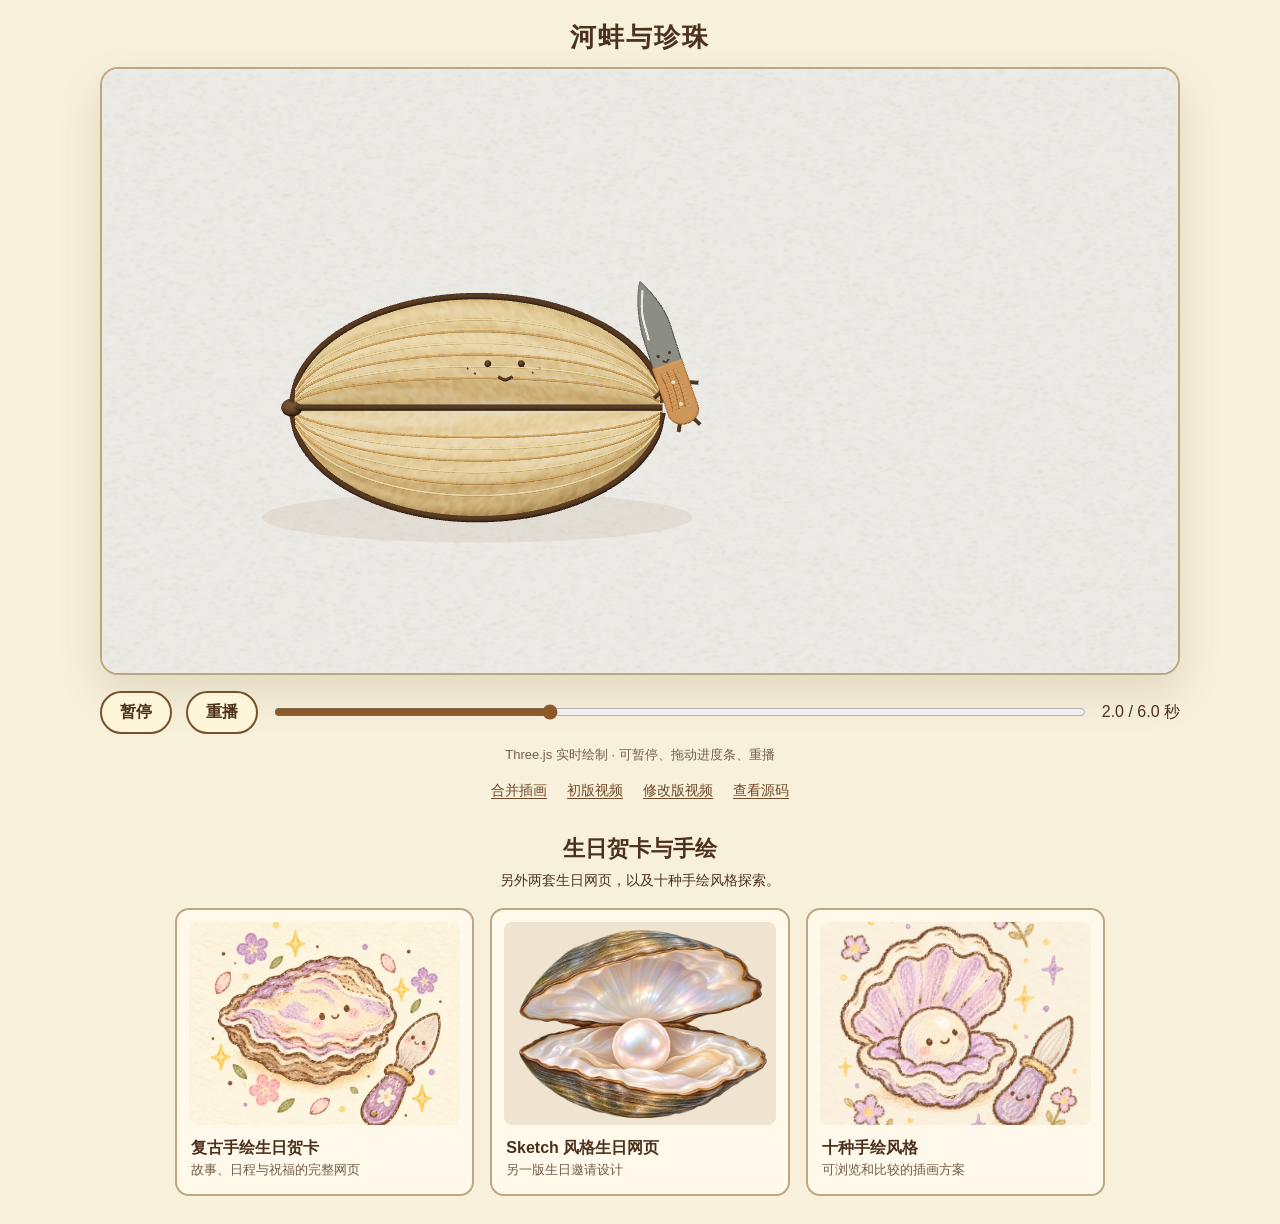
<file: index.html>
<!doctype html>
<html lang="zh-CN">
<head>
  <meta charset="utf-8">
  <meta name="viewport" content="width=device-width, initial-scale=1">
  <title>河蚌与珍珠 · Three.js 动画</title>
  <style>
    :root { color-scheme: light; font-family: ui-rounded, "PingFang SC", "Microsoft YaHei", sans-serif; }
    * { box-sizing: border-box; }
    body { margin: 0; min-height: 100vh; background: #f7f0db; color: #4c321d; display: grid; place-items: center; }
    .app { width: min(100vw, 1120px); padding: 20px; }
    h1 { margin: 0 0 12px; text-align: center; font-size: clamp(18px, 3vw, 26px); font-weight: 700; letter-spacing: .08em; }
    #stage { width: 100%; aspect-ratio: 16 / 9; border: 2px solid #bca782; border-radius: 18px; overflow: hidden; box-shadow: 0 18px 42px #6e543326; background: #f8f2df; }
    canvas { display: block; width: 100%; height: 100%; }
    .controls { display: flex; align-items: center; gap: 14px; margin-top: 16px; }
    button { border: 2px solid #75512e; background: #fff5d9; color: #4c321d; border-radius: 999px; padding: 9px 18px; font: inherit; font-weight: 700; cursor: pointer; white-space: nowrap; }
    button:hover { background: #f6dfab; }
    input[type=range] { flex: 1; accent-color: #8c5929; cursor: pointer; }
    .hint { text-align: center; font-size: 13px; opacity: .75; margin: 12px 0 0; }
    .downloads { display:flex; justify-content:center; flex-wrap:wrap; gap:10px 20px; margin:18px 0 0; font-size:14px; }
    .downloads a { color:#704928; text-decoration:underline; text-underline-offset:3px; }
    .birthday { margin:34px auto 8px; max-width:930px; }
    .birthday h2 { text-align:center; font-size:22px; margin:0 0 8px; }
    .birthday > p { text-align:center; margin:0 0 18px; font-size:14px; }
    .birthday-grid { display:grid; grid-template-columns:repeat(auto-fit,minmax(240px,1fr)); gap:16px; }
    .birthday-card { display:block; color:inherit; text-decoration:none; padding:12px; border:2px solid #bca782; border-radius:14px; background:#fff9eb; }
    .birthday-card:hover { transform:translateY(-2px); box-shadow:0 8px 20px #6e543326; }
    .birthday-card img { width:100%; aspect-ratio:4/3; object-fit:cover; border-radius:8px; background:#f0e3cf; }
    .birthday-card strong { display:block; margin:9px 2px 2px; }
    .birthday-card span { display:block; font-size:13px; margin:0 2px 3px; opacity:.78; }
  </style>
</head>
<body>
  <main class="app">
    <h1>河蚌与珍珠</h1>
    <div id="stage" aria-label="河蚌被小刀轻敲后像翻书一样打开，露出珍珠"></div>
    <div class="controls">
      <button id="toggle" type="button">暂停</button>
      <button id="restart" type="button">重播</button>
      <input id="timeline" type="range" min="0" max="6" step="0.01" value="0" aria-label="动画进度">
      <span id="time">0.0 / 6.0 秒</span>
    </div>
    <p class="hint">Three.js 实时绘制 · 可暂停、拖动进度条、重播</p>
    <nav class="downloads" aria-label="其他作品">
      <a href="./assets/深色线条合并插画.png">合并插画</a>
      <a href="./assets/河蚌与珍珠_动画.mp4">初版视频</a>
      <a href="./assets/河蚌与珍珠_动画改版.mp4">修改版视频</a>
      <a href="https://github.com/cassieliang6709/clam-pearl-knife-animation">查看源码</a>
    </nav>
    <section class="birthday" aria-labelledby="birthday-title">
      <h2 id="birthday-title">生日贺卡与手绘</h2>
      <p>另外两套生日网页，以及十种手绘风格探索。</p>
      <div class="birthday-grid">
        <a class="birthday-card" href="./birthday/vintage-card/index.html"><img src="./birthday/vintage-card/assets/cover-closed.webp" alt="复古手绘生日贺卡预览"><strong>复古手绘生日贺卡</strong><span>故事、日程与祝福的完整网页</span></a>
        <a class="birthday-card" href="./birthday/sketch-card/index.html"><img src="./birthday/河蚌珍珠插画.png" alt="河蚌与珍珠插画预览"><strong>Sketch 风格生日网页</strong><span>另一版生日邀请设计</span></a>
        <a class="birthday-card" href="./birthday/style-gallery/index.html"><img src="./birthday/style-gallery/01-奶油蜡笔.png" alt="手绘风格预览"><strong>十种手绘风格</strong><span>可浏览和比较的插画方案</span></a>
      </div>
    </section>
  </main>
  <script src="./bundle.js"></script>
</body>
</html>
</file>
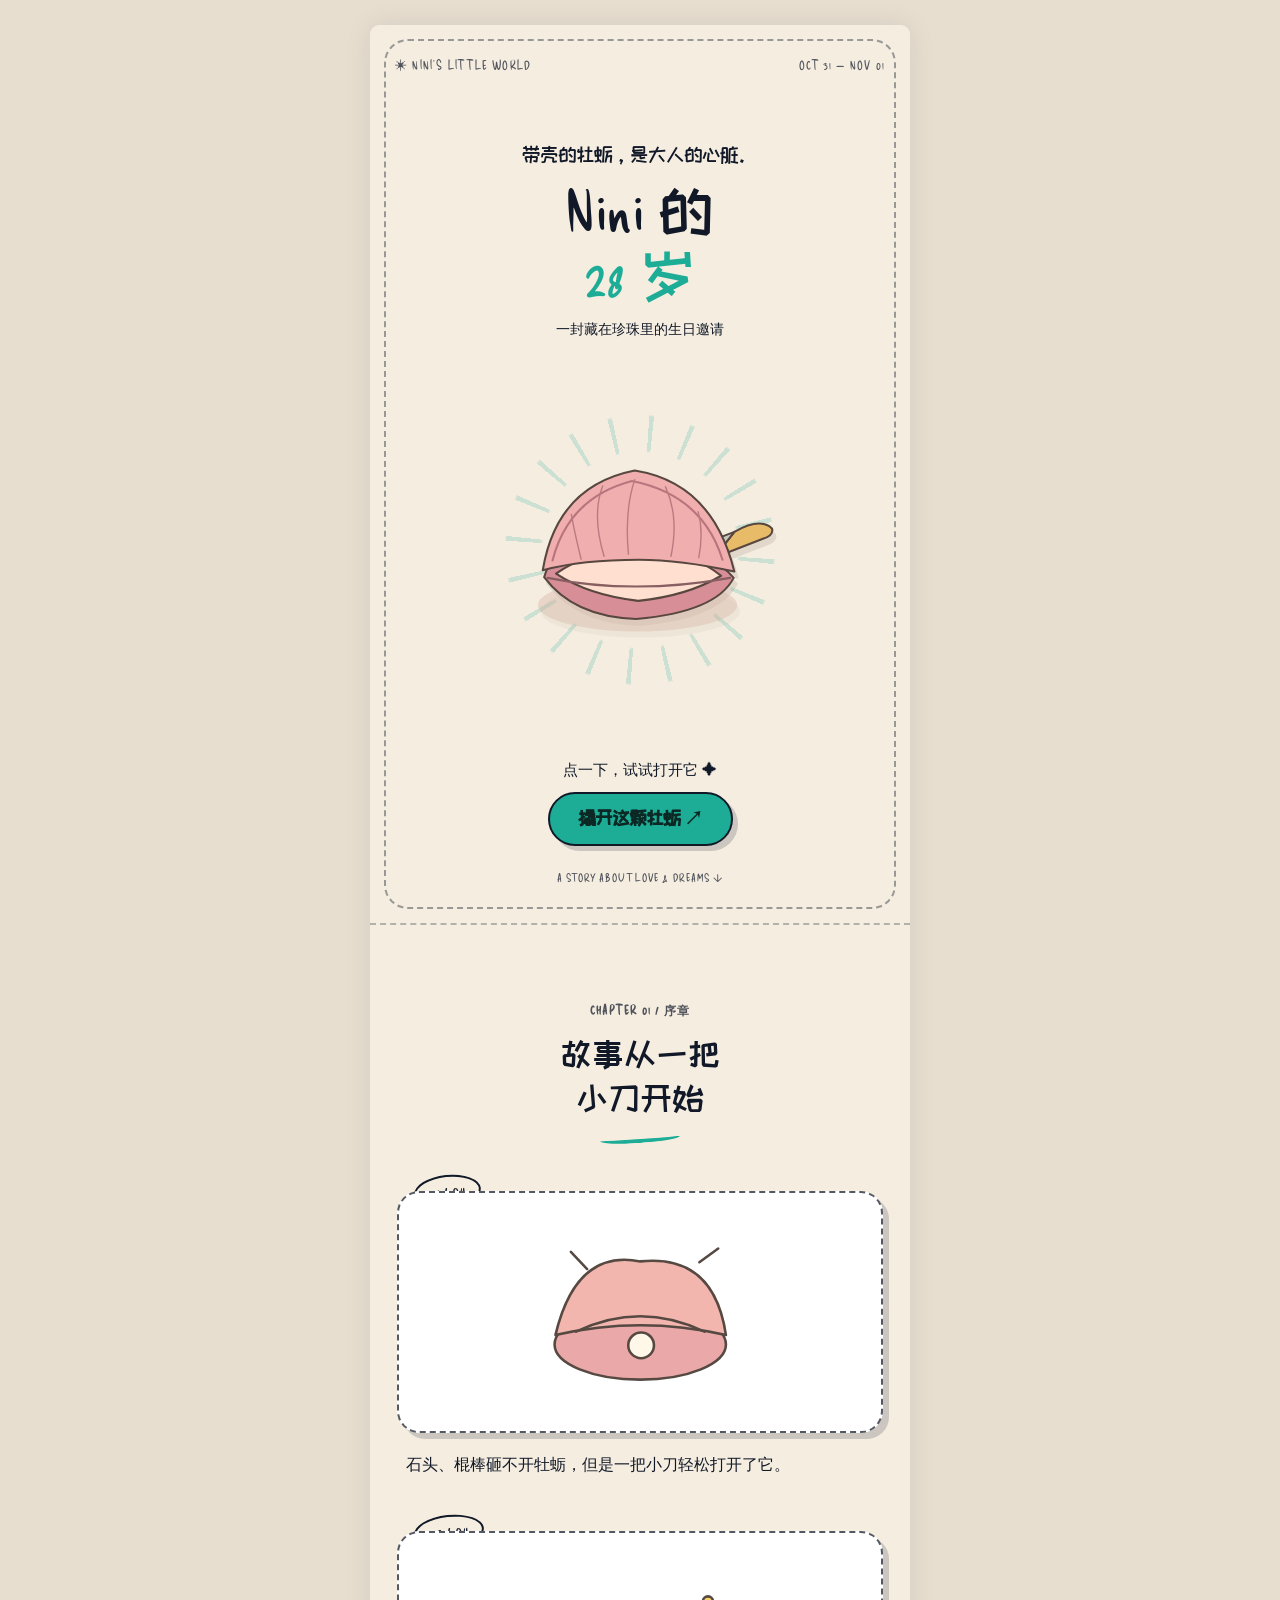
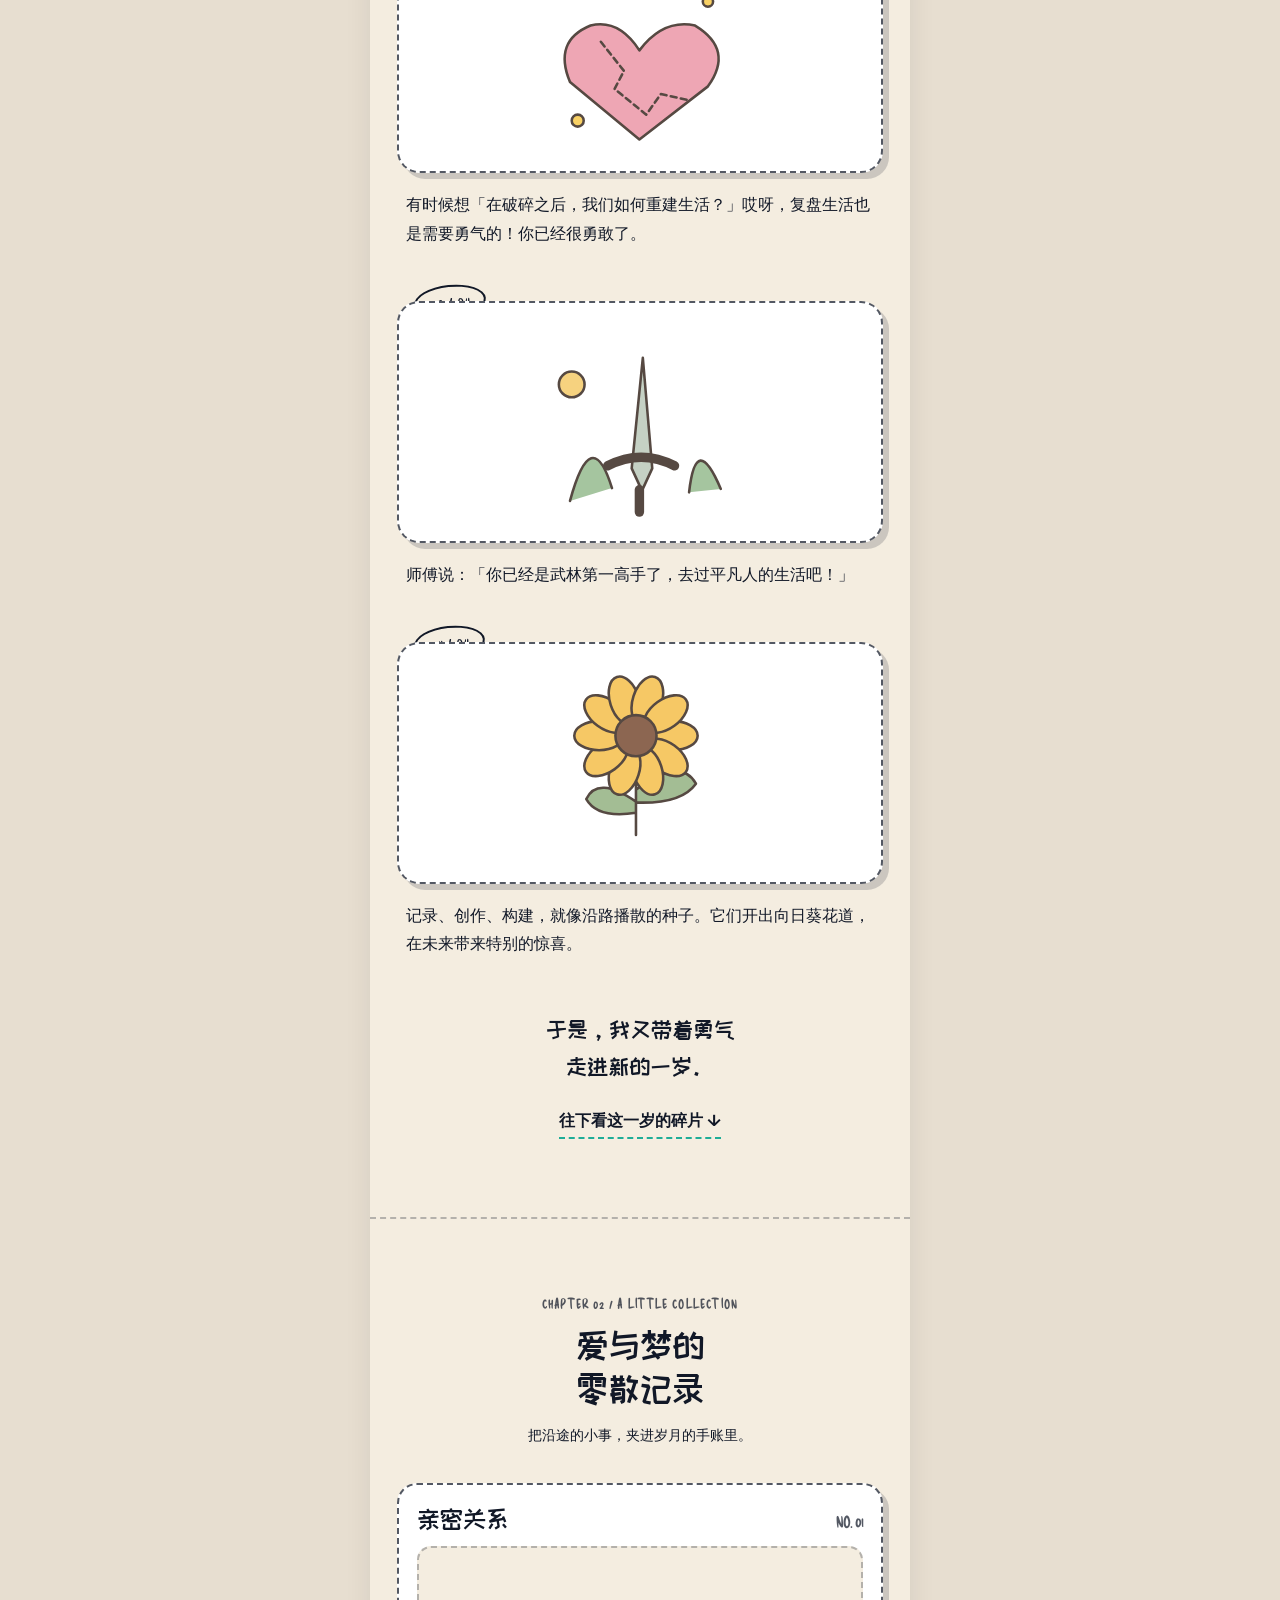
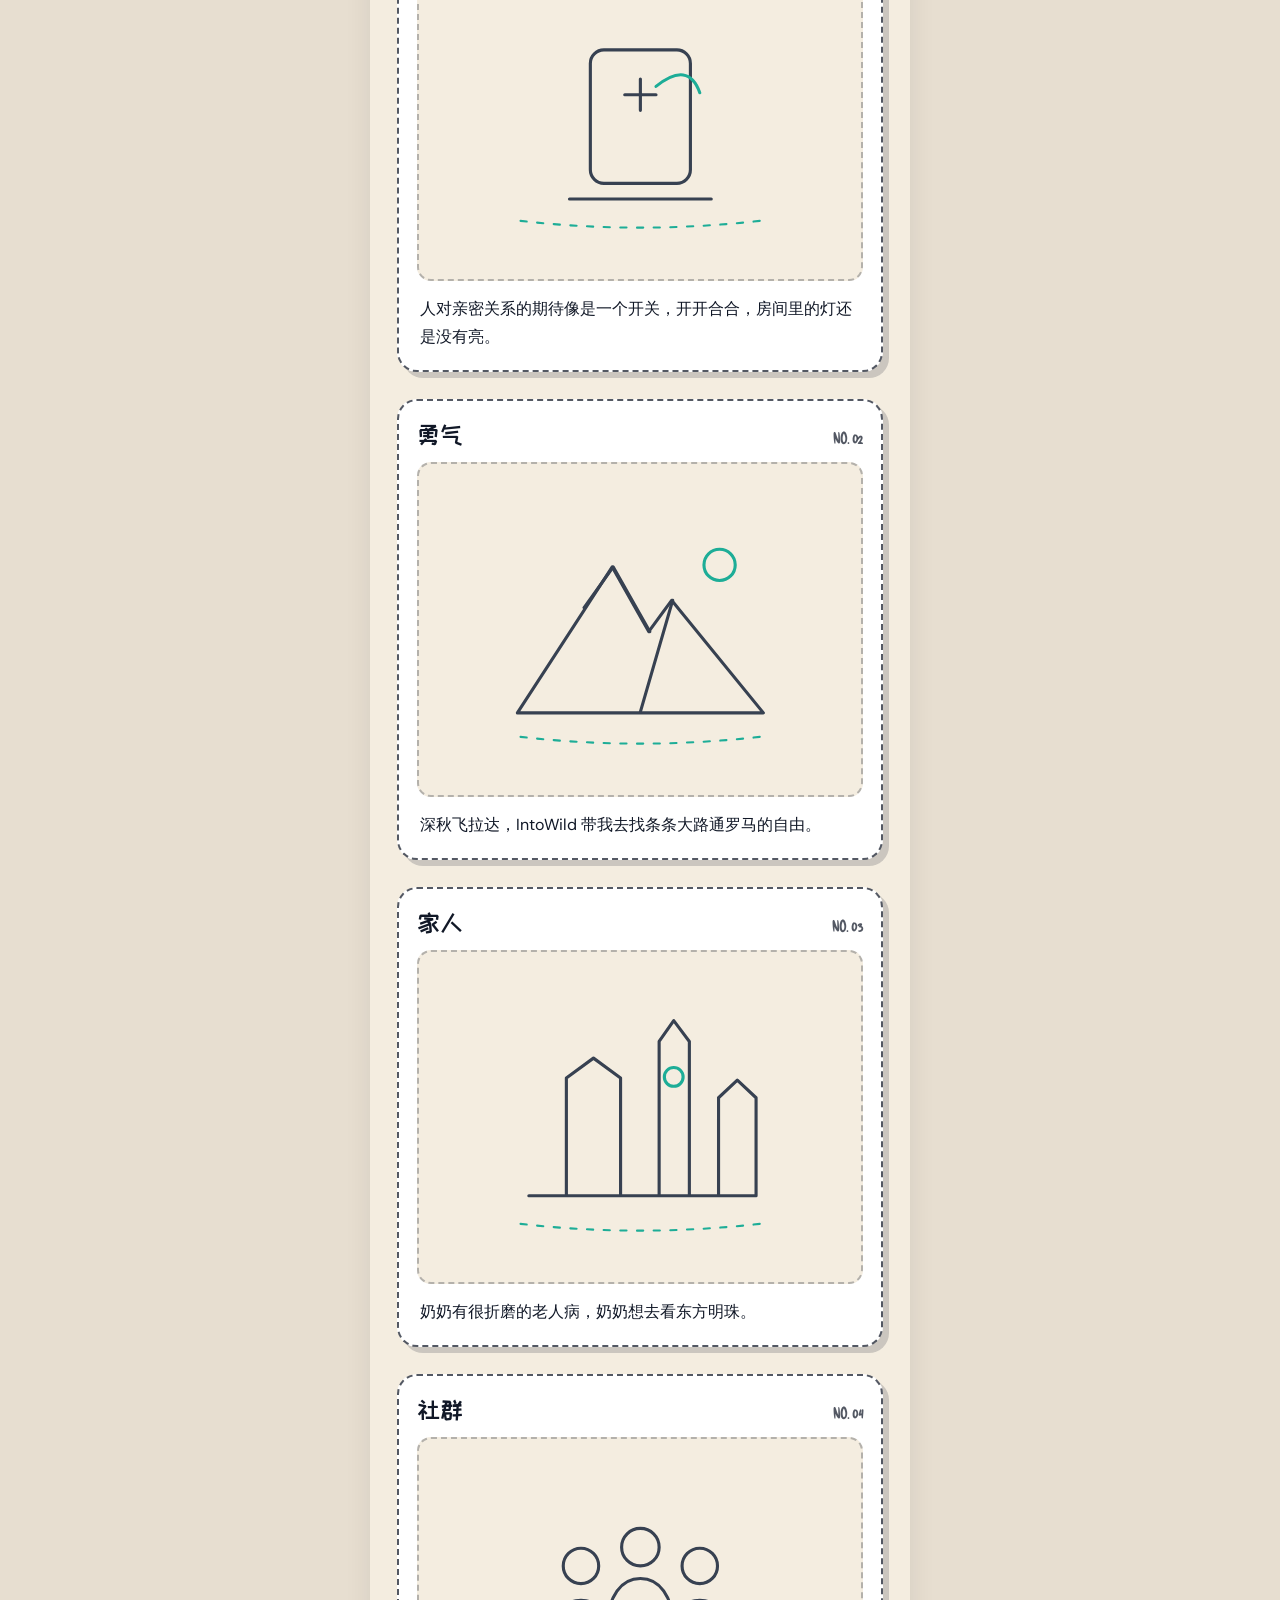
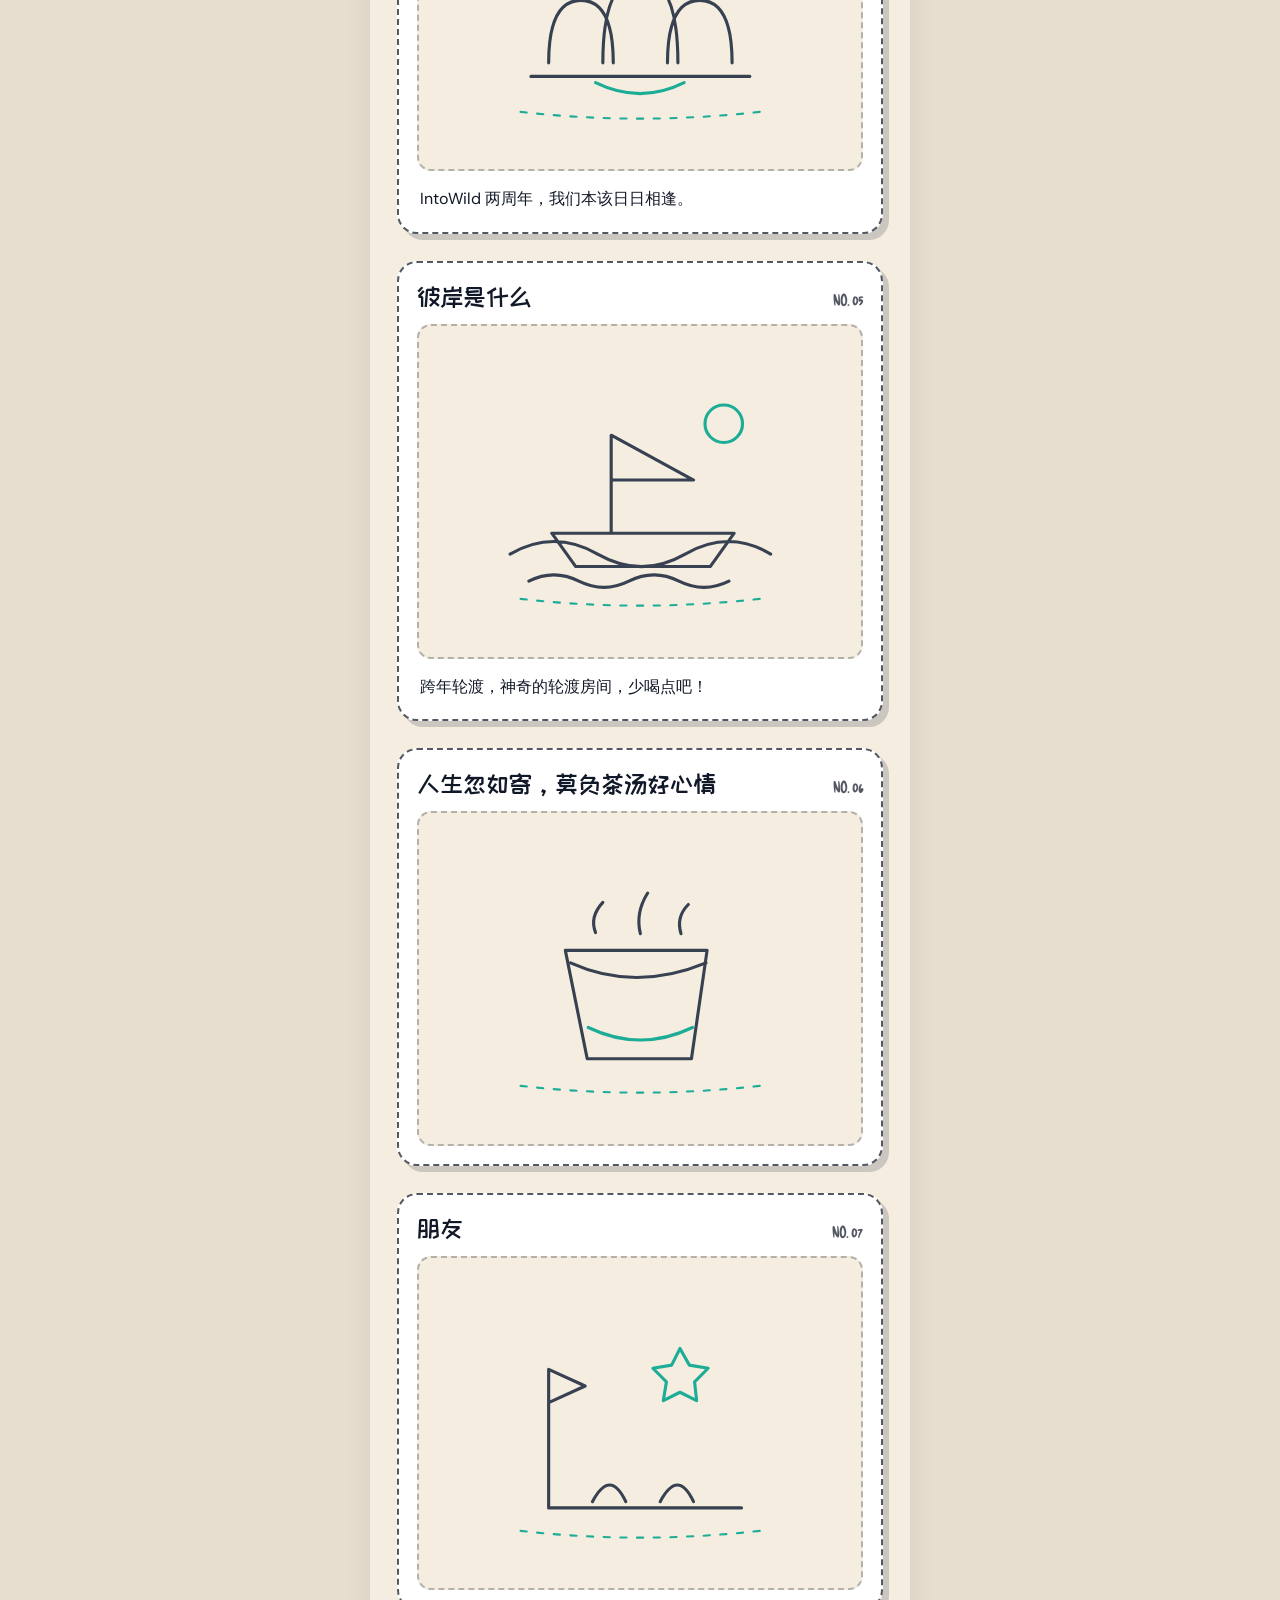
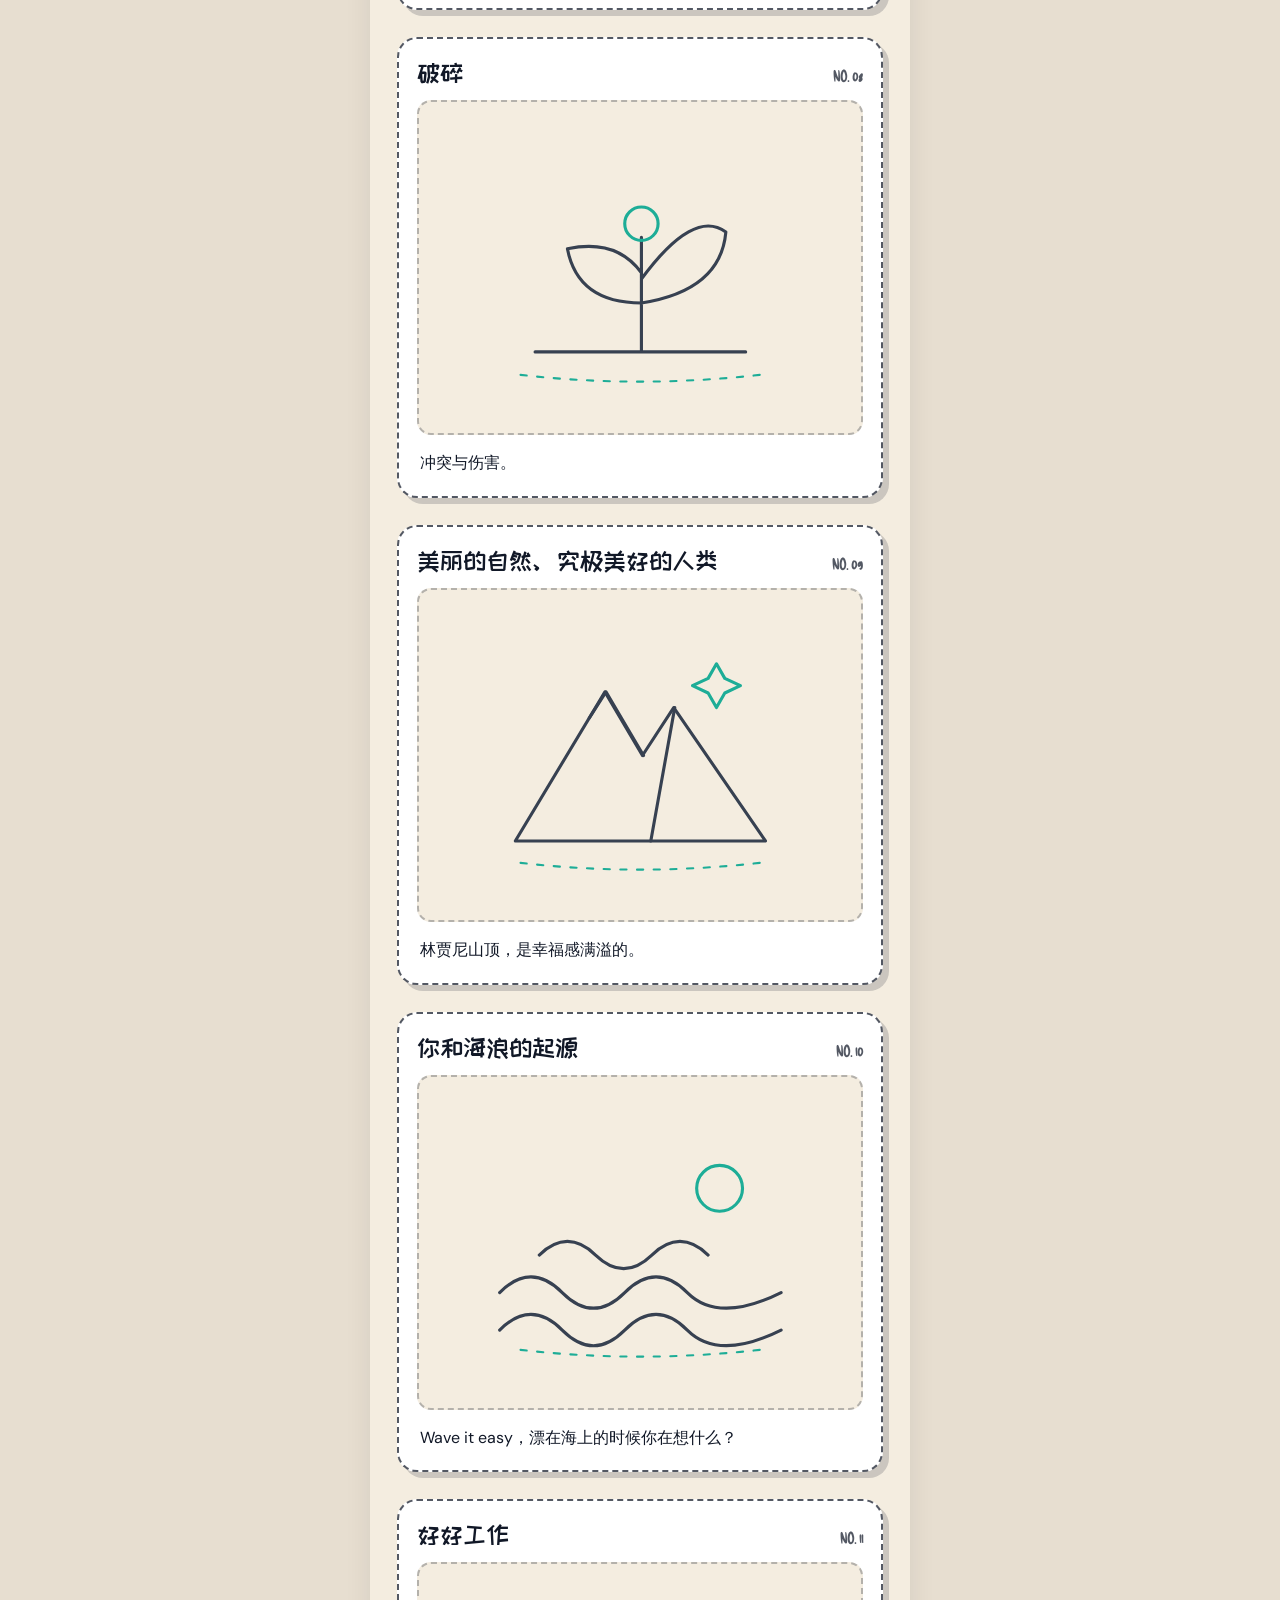
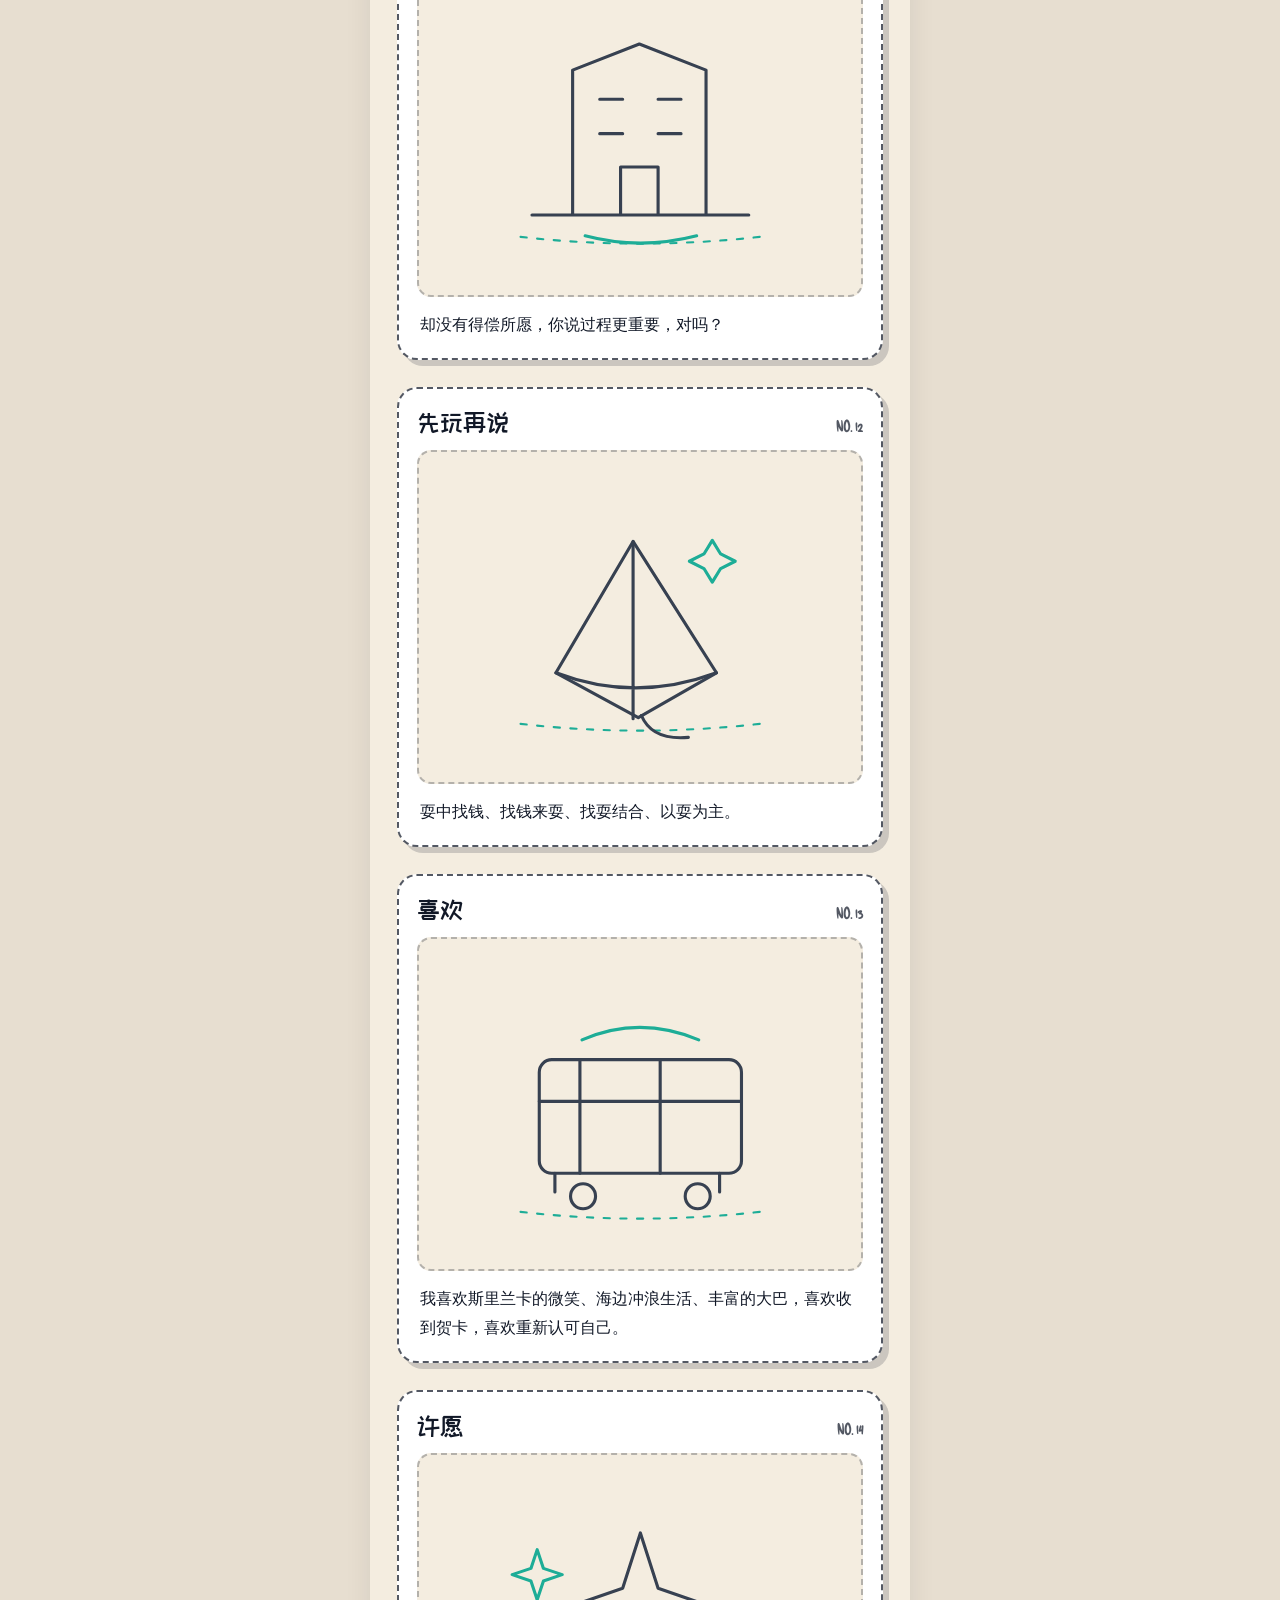
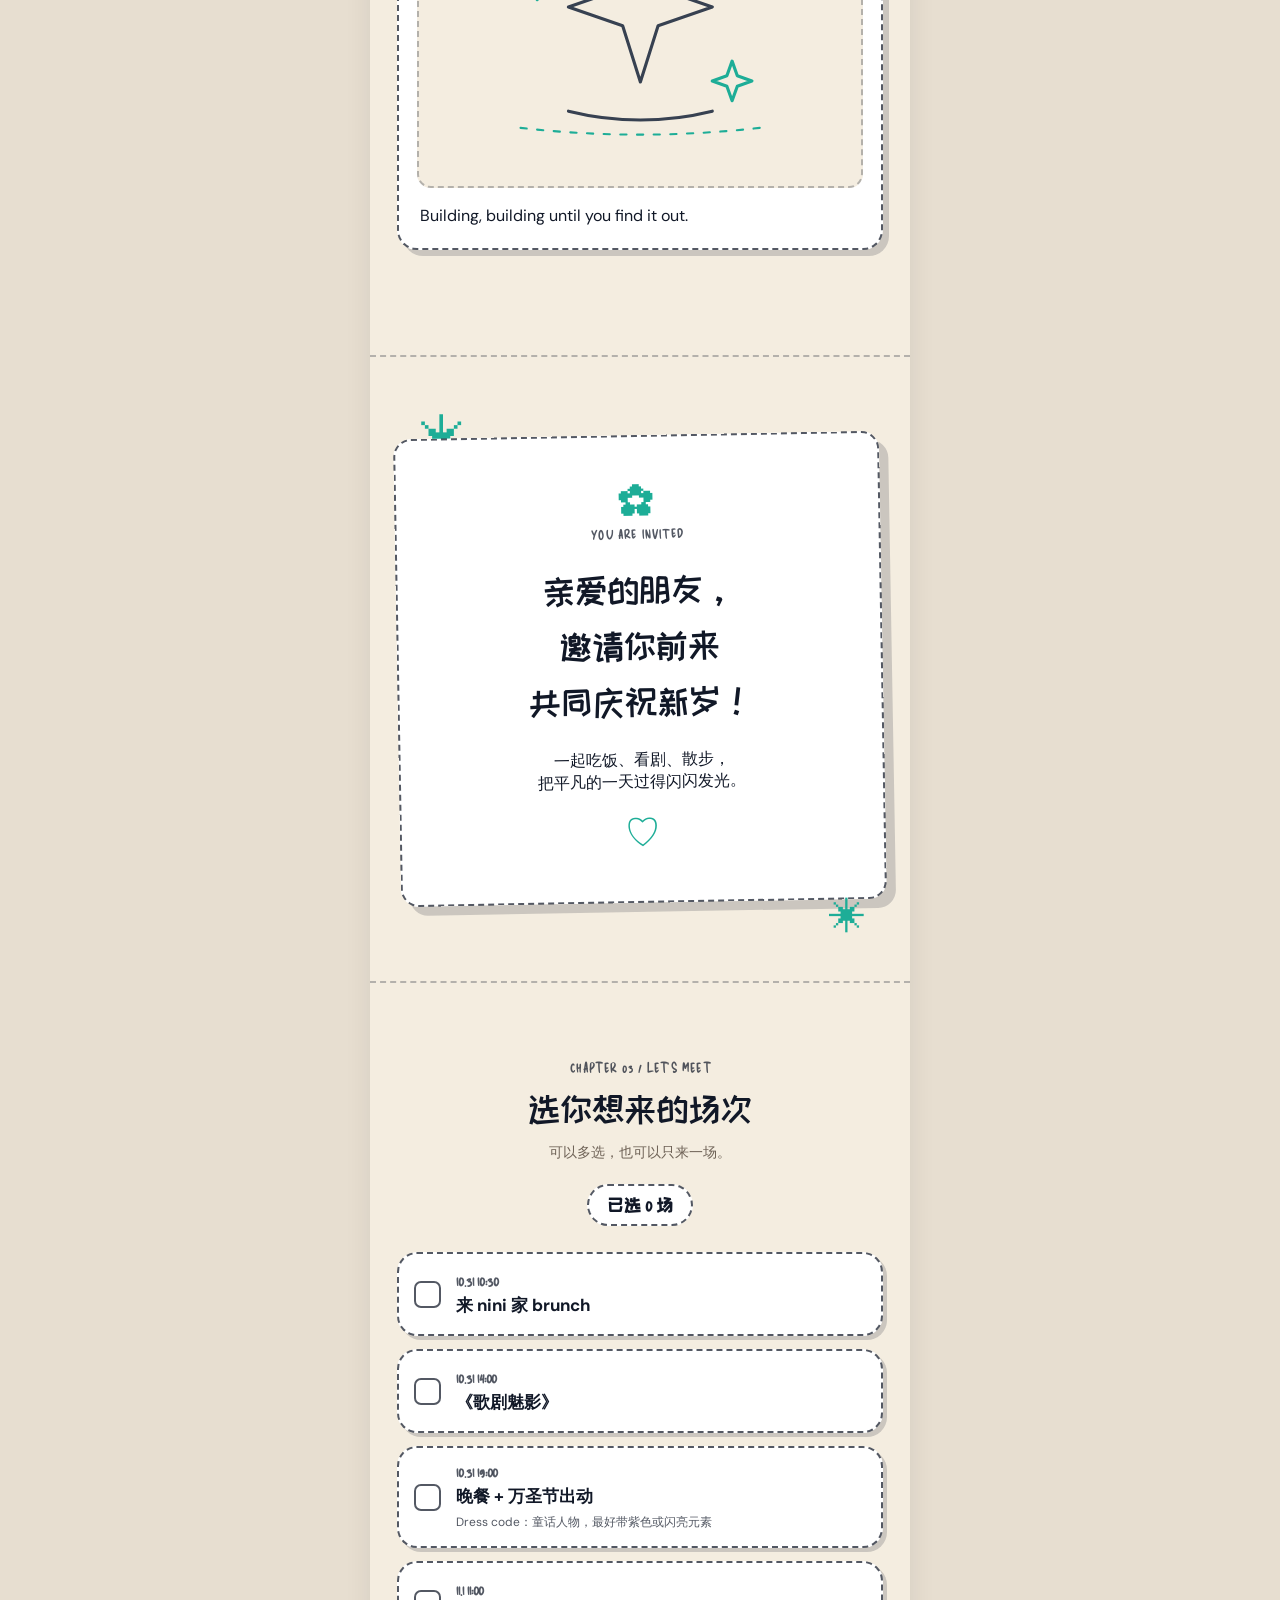
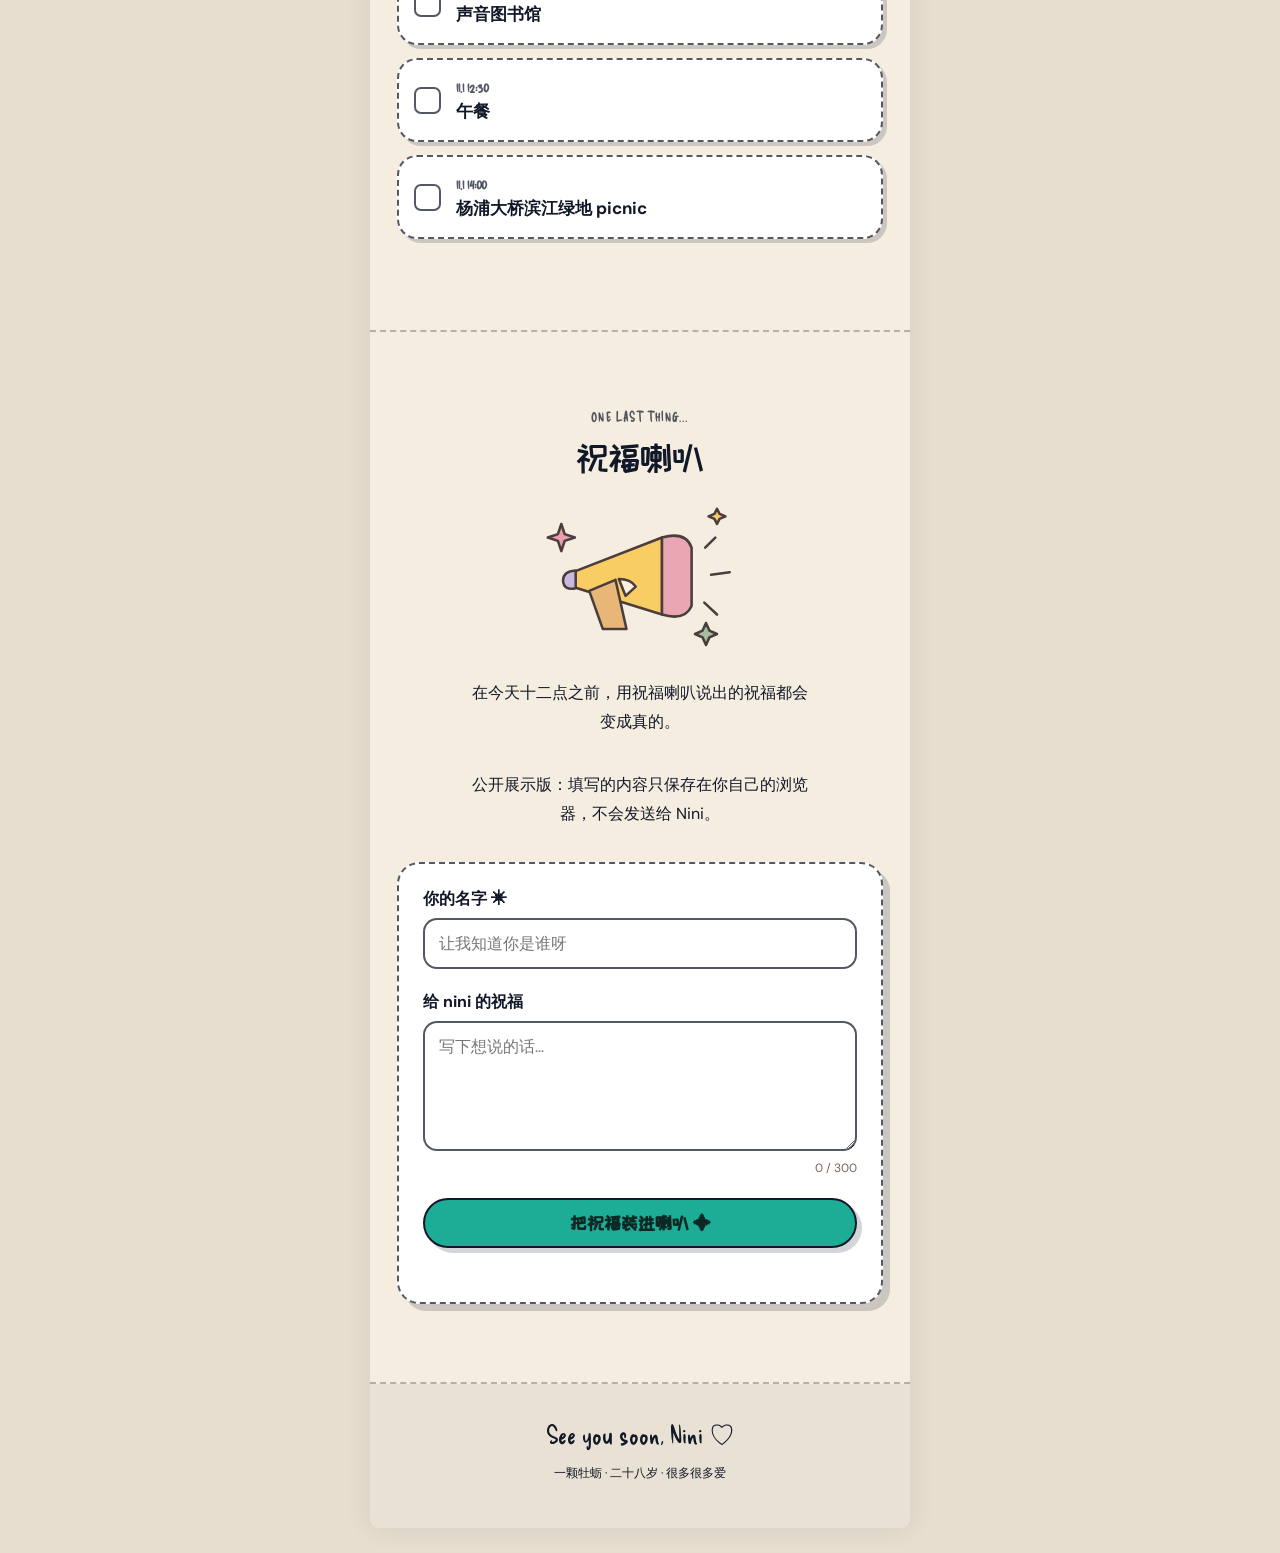
<file: birthday/sketch-card/index.html>
<!doctype html><html lang="zh-CN"><head><meta charset="utf-8"><meta name="viewport" content="width=device-width,initial-scale=1"><title>Nini 的 28 岁 · 生日邀请</title><meta name="description" content="打开一颗牡蛎，读一岁的爱与梦。Nini 的 28 岁生日邀请。"><style>
@import url('https://fonts.googleapis.com/css2?family=DM+Sans:wght@400;500;700&family=ZCOOL+KuaiLe&family=Delicious+Handrawn&display=swap');
:root{--ink:#403632;--paper:#fffaf0;--pink:#f5adb7;--rose:#e78196;--yellow:#f8cd63;--blue:#adcbd4;--lav:#c9b7e0;--green:#a6bea0}*{box-sizing:border-box}html{scroll-behavior:smooth}body{margin:0;background:#e8e2d6;color:var(--ink);font-family:'DM Sans','PingFang SC','Microsoft YaHei',sans-serif}button,input,textarea{font:inherit}button{cursor:pointer}button:focus-visible,input:focus-visible,textarea:focus-visible,a:focus-visible{outline:3px solid #a35b7d;outline-offset:3px}.site{max-width:540px;margin:auto;background:var(--paper);min-height:100vh;overflow:hidden;box-shadow:0 0 40px #77695b25}.paper{background-image:radial-gradient(#7d694326 .65px,transparent .65px);background-size:7px 7px}.hand{font-family:'ZCOOL KuaiLe','STKaiti',cursive;font-weight:400}.eyebrow{font-size:12px;font-weight:700;letter-spacing:.22em;text-transform:uppercase}.section{padding:84px 27px}.hero{min-height:100svh;display:flex;flex-direction:column;align-items:center;justify-content:space-between;text-align:center;padding:33px 25px 38px;position:relative;background:#f7e8dc}.hero:before{content:'';position:absolute;inset:15px;border:2px solid var(--ink);border-radius:48% 52% 45% 55% / 3% 4% 3% 4%;pointer-events:none;opacity:.55}.topline{display:flex;justify-content:space-between;width:100%;font-size:12px;letter-spacing:.12em;z-index:1}.hero-title{z-index:1;margin-top:20px}.hero-title .tiny{font-size:17px}.hero-title h1{font-size:clamp(48px,12vw,72px);line-height:1.09;margin:12px 0 0;letter-spacing:.02em}.hero-title h1 span{color:#bc5873}.hero-title p{font-size:14px;margin:13px 0 0}.hero-art{width:min(88%,405px);aspect-ratio:1;position:relative;display:grid;place-items:center;z-index:1}.sunburst{position:absolute;width:100%;height:100%;border-radius:50%;background:repeating-conic-gradient(from 4deg,#d3798840 0deg 2deg,transparent 2deg 17deg);mask:radial-gradient(circle,transparent 0 43%,#000 44% 59%,transparent 60%)}.oyster-button{border:0;background:none;width:100%;height:100%;display:grid;place-items:center;position:relative}.oyster-button svg{width:95%;overflow:visible;filter:drop-shadow(3px 6px 0 #6f594d24)}.oyster-button .upper{transform-origin:50% 68%;transition:transform .65s cubic-bezier(.15,.8,.2,1)}.oyster-button.open .upper{transform:translateY(-28px) rotate(-8deg)}.pearl{opacity:0;transform:translateY(23px);transition:.5s .45s}.oyster-button.open .pearl{opacity:1;transform:translateY(-8px)}.knife{transition:transform .4s}.oyster-button.open .knife{transform:translate(-22px,-21px) rotate(-10deg)}.hero-bottom{z-index:1}.hero-bottom p{font-size:15px;margin:0 0 15px}.pill{border:2px solid var(--ink);border-radius:999px;background:var(--yellow);padding:14px 30px;font-weight:700;box-shadow:4px 4px 0 var(--ink);transition:transform .2s,box-shadow .2s}.pill:hover{transform:translate(2px,2px);box-shadow:2px 2px 0 var(--ink)}.scroll-note{display:block;font-size:11px;letter-spacing:.2em;margin-top:25px}.intro{background:#fff9ef}.intro .lead{text-align:center;margin-bottom:48px}.intro h2,.fragments h2,.invite h2,.schedule h2,.wish h2{font-size:37px;line-height:1.25;margin:12px 0}.scribble{width:80px;height:9px;border-bottom:4px solid var(--rose);border-radius:50%;transform:rotate(-4deg);margin:14px auto}.panel{margin:0 0 52px;position:relative}.panel .drawing{height:242px;border:2px solid var(--ink);border-radius:47% 53% 46% 54% / 4% 3% 4% 3%;display:grid;place-items:center;overflow:hidden;position:relative}.panel:nth-of-type(1) .drawing{background:#dbe8e5}.panel:nth-of-type(2) .drawing{background:#f8d8cf}.panel:nth-of-type(3) .drawing{background:#f0e1b8}.panel:nth-of-type(4) .drawing{background:#dce7d4}.panel .drawing svg{width:86%;height:90%}.panel-label{position:absolute;top:-16px;left:17px;background:var(--yellow);padding:5px 14px;border:2px solid var(--ink);border-radius:50%;font-size:13px;transform:rotate(-6deg)}.panel p{font-size:17px;line-height:1.8;margin:18px 9px 0}.panel strong{background:linear-gradient(transparent 66%,#f3d79c 66%)}.interlude{text-align:center;font-size:23px;line-height:1.6;margin:15px 0 25px}.center{text-align:center}.text-link{display:inline-block;color:var(--ink);text-decoration:none;border-bottom:2px dashed var(--rose);font-weight:700;padding-bottom:5px}.fragments{background:#f4e7e0}.fragments .section-head{text-align:center;margin-bottom:35px}.fragments .section-head p{font-size:14px;line-height:1.7}.fragment{background:#fffaf2;border:2px solid var(--ink);border-radius:8px 23px 9px 25px;padding:16px 16px 22px;margin:0 0 24px;box-shadow:5px 6px 0 #b77e7350;transform:rotate(var(--r,0deg))}.fragment:nth-child(3n){--r:1deg}.fragment:nth-child(4n){--r:-1deg}.fragment-head{display:flex;justify-content:space-between;align-items:baseline;gap:10px}.fragment-head small{color:#a26d79;font-weight:700}.fragment h3{font-size:23px;margin:0 0 13px}.fragment-image{aspect-ratio:4/3;border:1.5px solid #5e5146;background:var(--bg,#e4e2d0);display:grid;place-items:center;position:relative;overflow:hidden}.fragment-image:after{content:'';position:absolute;inset:0;background-image:radial-gradient(#54433124 .5px,transparent .7px);background-size:6px 6px;pointer-events:none}.fragment-image svg{width:75%;height:80%}.fragment p{font-size:15px;line-height:1.8;margin:14px 3px 0}.invite{background:#e0e9df;text-align:center;position:relative;padding-top:108px;padding-bottom:105px}.invite:before,.invite:after{content:'✳';position:absolute;color:#bc789a;font-size:58px}.invite:before{top:50px;left:44px}.invite:after{bottom:40px;right:44px;font-size:37px}.invite .envelope{border:2px solid var(--ink);background:#fff9e8;padding:43px 21px;transform:rotate(-2deg);box-shadow:8px 9px 0 #879e8d}.invite h2{font-size:29px;line-height:1.6;margin:20px 0}.invite .seal{display:block;color:#bd667c;font-size:36px}.schedule{background:#fff8eb}.section-head{text-align:center}.section-head .sub{font-size:14px;color:#6f6357;margin:4px 0 22px}.counter{display:inline-block;background:#f9d775;border:2px solid var(--ink);padding:8px 18px;border-radius:40px;transform:rotate(-3deg);margin:0 0 26px;font-weight:700}.event{display:flex;gap:15px;align-items:center;background:#fff;border:2px solid var(--ink);padding:15px;margin:0 0 13px;border-radius:13px 7px 15px 9px;min-height:84px;box-shadow:3px 3px 0 #483e3433;cursor:pointer}.event:nth-child(2n){transform:rotate(.5deg)}.event:has(input:checked){background:#f5e3e8;box-shadow:4px 4px 0 #cf94a5}.event input{position:absolute;opacity:0}.check{flex:none;width:27px;height:27px;border:2px solid var(--ink);background:#fff;border-radius:6px;display:grid;place-items:center;font-size:20px;line-height:1}.event input:checked+.check{background:var(--pink)}.event input:checked+.check:after{content:'✓'}.event input:focus-visible+.check{outline:3px solid #a35b7d;outline-offset:3px}.event b{font-size:17px}.event time{font-weight:700;font-size:12px;display:block;color:#9c6070;margin-bottom:4px}.event em{display:block;font-style:normal;font-size:12px;line-height:1.5;margin-top:5px;color:#74575e}.wish{background:#dce9eb;text-align:center}.megaphone{width:220px;max-width:80%;margin:10px auto 20px}.wish .desc{max-width:340px;margin:0 auto 34px;line-height:1.8;font-size:16px}.form-card{text-align:left;background:#fff9ed;border:2px solid var(--ink);border-radius:24px 12px 22px 13px;padding:24px;box-shadow:6px 7px 0 #809ca4}.form-card label{display:block;font-weight:700;margin:0 0 8px}.form-card input,.form-card textarea{width:100%;border:2px solid var(--ink);border-radius:8px;background:#fffdf8;padding:13px 14px;color:var(--ink);outline:none}.form-card input{margin-bottom:22px}.form-card textarea{min-height:130px;resize:vertical}.form-card .count{text-align:right;font-size:12px;margin:4px 0 22px;color:#73645b}.form-card .pill{width:100%;font-size:16px}.form-card .error{color:#b34545;min-height:20px;font-size:13px;margin:10px 0 0}.success{display:none;background:#fff9ed;border:2px solid var(--ink);padding:28px 20px;border-radius:30px 10px 28px 12px;position:relative}.success h3{font-size:27px}.success .stars{font-size:35px;color:#d47b99;animation:burst .7s ease-out}.success ul{text-align:left;line-height:1.8}.success button{margin-top:16px}.footer{background:#4b3c3d;color:#fff8ed;text-align:center;padding:34px 25px;font-size:12px}.footer a{color:inherit}.summary{display:none;background:#fff8ec;min-height:100vh;padding:34px 23px}.summary h1{font-size:34px}.summary .row{border-bottom:1px dashed #a08e80;padding:13px 0}.summary .row b{display:block}.summary .row small{color:#806d60}.summary .pill{margin:20px 8px 18px 0}.back{border:0;background:none;text-decoration:underline;font-size:14px;margin-bottom:20px}.star-float{position:fixed;pointer-events:none;font-size:30px;animation:float 1.2s ease-out forwards;z-index:5}@keyframes float{to{transform:translate(var(--x),-150px) rotate(120deg);opacity:0}}@keyframes burst{from{transform:scale(.2);opacity:0}to{transform:scale(1);opacity:1}}@media(min-width:700px){.site{margin:25px auto;border-radius:9px}}@media(prefers-reduced-motion:reduce){html{scroll-behavior:auto}*,*:before,*:after{animation-duration:.01ms!important;transition-duration:.01ms!important}}
/* TypeUI Sketch: paper canvas, graphite structure, teal marker states. */
:root{--ink:#111827;--paper:#F4EDE0;--teal:#1DAD97;--graphite:rgba(17,24,39,.72);--graphite-soft:rgba(17,24,39,.28);--pencil-shadow:rgba(17,24,39,.18);--font-sketch:'Delicious Handrawn','ZCOOL KuaiLe','STKaiti',cursive}
body{background:#e7ded0;color:var(--ink)}.site{background:var(--paper);box-shadow:0 0 28px #11182715}.paper{background-image:radial-gradient(#11182714 .55px,transparent .65px);background-size:8px 8px}.hand{font-family:var(--font-sketch)}.eyebrow,.topline,.scroll-note{font-family:'Delicious Handrawn','DM Sans',sans-serif;letter-spacing:.1em;color:var(--graphite)}
.hero,.intro,.fragments,.invite,.schedule,.wish{background:transparent}.hero{min-height:100svh;border-bottom:2px dashed var(--graphite-soft)}.hero:before{border:2px dashed var(--graphite);border-radius:24px;inset:14px}.hero-title h1{font-size:clamp(45px,10vw,59px)}.hero-title h1 span{color:var(--teal)}.hero-title .tiny{font-size:20px}.hero-art{width:min(76%,320px)}.sunburst{background:repeating-conic-gradient(from 4deg,#1dad9730 0deg 2deg,transparent 2deg 18deg)}.hero-bottom p{margin-bottom:12px}
.pill{font-family:var(--font-sketch);font-size:19px;background:var(--teal);color:#0b2824;border:2px solid var(--ink);border-radius:999px;padding:12px 28px;box-shadow:5px 5px 0 var(--pencil-shadow)}.pill:hover{background:#40bea9;transform:translate(2px,2px);box-shadow:3px 3px 0 var(--pencil-shadow)}.pill:active{transform:translate(5px,5px);box-shadow:none}button:focus-visible,input:focus-visible,textarea:focus-visible,a:focus-visible{outline:3px solid var(--teal);outline-offset:4px}
.section{padding-top:78px;padding-bottom:78px;border-bottom:2px dashed var(--graphite-soft)}.intro h2,.fragments h2,.invite h2,.schedule h2,.wish h2{font-size:35px}.scribble{border-bottom-color:var(--teal)}.panel .drawing{background:#fff!important;border:2px dashed var(--graphite);border-radius:22px;box-shadow:6px 6px 0 var(--pencil-shadow)}.panel-label{background:var(--paper);border:2px solid var(--ink);font-family:var(--font-sketch);font-size:16px}.panel p{font-size:16px}.panel strong{background:linear-gradient(transparent 66%,#1dad9730 66%)}.text-link{border-bottom-color:var(--teal)}
.fragment{background:#fff;border:2px dashed var(--graphite);border-radius:20px;padding:18px;margin-bottom:27px;box-shadow:6px 6px 0 var(--pencil-shadow);transform:none!important}.fragment-head small{color:var(--graphite);font-family:'Delicious Handrawn','DM Sans',sans-serif;font-size:15px}.fragment h3{font-size:25px}.fragment-image{background:#F4EDE0!important;border:2px dashed var(--graphite-soft);border-radius:14px;aspect-ratio:4/3}.fragment-image svg{width:78%;height:82%;filter:none}.fragment p{font-size:16px}.invite:before,.invite:after{color:var(--teal)}.invite .envelope{background:#fff;border:2px dashed var(--graphite);border-radius:18px;transform:rotate(-1deg);box-shadow:9px 9px 0 var(--pencil-shadow)}.invite .seal{color:var(--teal)}
.counter{background:#fff;border:2px dashed var(--graphite);font-family:var(--font-sketch);font-size:18px;transform:none}.event{background:#fff;border:2px dashed var(--graphite);border-radius:20px;box-shadow:4px 4px 0 var(--pencil-shadow);transform:none!important;transition:background .2s,border-color .2s}.event:hover{background:#e8f7f2}.event:has(input:checked){background:#d9f1ea;border:2px solid var(--teal);box-shadow:5px 5px 0 var(--pencil-shadow)}.check{border-color:var(--graphite);border-radius:7px}.event input:checked+.check{background:var(--teal)}.event input:focus-visible+.check{outline-color:var(--teal)}.event time{color:var(--graphite);font-family:'Delicious Handrawn','DM Sans',sans-serif;font-size:15px}.event em{color:var(--graphite)}
.form-card,.success{background:#fff;border:2px dashed var(--graphite);border-radius:22px;box-shadow:7px 7px 0 var(--pencil-shadow)}.form-card input,.form-card textarea{border:2px solid var(--graphite);border-radius:14px;background:#fff}.form-card input:focus,.form-card textarea:focus{border-color:var(--teal);outline:3px solid #1dad9730}.form-card .pill{font-size:18px}.footer{background:#e9e1d4;color:var(--ink)}.footer a{color:var(--ink);text-decoration-color:var(--teal)}.summary{background:var(--paper)}.summary .row{border-color:var(--graphite-soft)}
@media(max-height:740px){.hero{gap:12px}.hero-art{width:min(65%,250px)}.hero-title h1{font-size:45px}.hero-title{margin-top:0}.scroll-note{margin-top:15px}}
</style></head><body><main class="site paper" id="main"><section class="hero" id="home"><div class="topline"><span>✳ NINI'S LITTLE WORLD</span><span>OCT 31 — NOV 01</span></div><div class="hero-title"><div class="tiny hand">带壳的牡蛎，是大人的心脏。</div><h1 class="hand">Nini 的<br><span>28 岁</span></h1><p>一封藏在珍珠里的生日邀请</p></div><div class="hero-art"><div class="sunburst"></div><button class="oyster-button" id="oyster" aria-label="点开牡蛎，查看生日邀请"><svg viewBox="0 0 420 420" fill="none" stroke="#58473f" stroke-width="3" stroke-linejoin="round" stroke-linecap="round" aria-hidden="true"><ellipse cx="206" cy="290" rx="143" ry="38" fill="#d3ac9d" opacity=".35" stroke="none"/><g class="knife"><path d="M345 185 Q382 164 399 180 Q402 190 386 195 L316 222Z" fill="#e8bb68"/><path d="M316 222 Q287 228 263 229 L298 202 Q309 199 345 185Z" fill="#c7c8c0"/></g><path d="M72 250 Q82 215 116 205 Q170 175 249 205 Q315 216 344 251 Q319 300 204 310 Q114 307 72 250Z" fill="#d78e97"/><path d="M89 245 Q136 211 210 212 Q281 211 326 248 Q277 277 207 284 Q136 276 89 245Z" fill="#ffdfd0"/><g class="pearl"><circle cx="203" cy="243" r="26" fill="#fff6ee"/><circle cx="193" cy="233" r="7" fill="#fff" stroke="none"/></g><g class="upper"><path d="M70 240 Q90 119 202 97 Q314 115 345 242 Q268 225 208 225 Q127 225 70 240Z" fill="#f0aeae"/><path d="M84 226 Q107 136 198 112 Q299 132 328 225" stroke="#b9747d"/><path d="M202 110 Q187 155 193 217M156 119 Q140 161 158 220M246 120 Q266 163 254 220M111 160 Q116 188 125 224M293 156 Q301 185 294 222" stroke="#ba7b80" stroke-width="2"/></g><path d="M77 251 Q201 276 339 251" stroke="#875e61"/></svg></button></div><div class="hero-bottom"><p id="hero-prompt">点一下，试试打开它 ✦</p><button class="pill" id="open-btn">撬开这颗牡蛎 ↗</button><span class="scroll-note">A STORY ABOUT LOVE & DREAMS ↓</span></div></section><section class="intro section" id="story"><div class="lead"><div class="eyebrow">CHAPTER 01 / 序章</div><h2 class="hand">故事从一把<br>小刀开始</h2><div class="scribble"></div></div><div id="panels"></div><p class="interlude hand">于是，我又带着勇气<br>走进新的一岁。</p><div class="center"><a class="text-link" href="#fragments">往下看这一岁的碎片 ↓</a></div></section><section class="fragments section" id="fragments"><div class="section-head"><div class="eyebrow">CHAPTER 02 / A LITTLE COLLECTION</div><h2 class="hand">爱与梦的<br>零散记录</h2><p>把沿途的小事，夹进岁月的手账里。</p></div><div id="fragment-list"></div></section><section class="invite section" id="invite"><div class="envelope"><span class="seal">✿</span><div class="eyebrow">YOU ARE INVITED</div><h2 class="hand">亲爱的朋友，<br>邀请你前来<br>共同庆祝新岁！</h2><p>一起吃饭、看剧、散步，<br>把平凡的一天过得闪闪发光。</p><span class="seal">♡</span></div></section><section class="schedule section" id="schedule"><div class="section-head"><div class="eyebrow">CHAPTER 03 / LET'S MEET</div><h2 class="hand">选你想来的场次</h2><p class="sub">可以多选，也可以只来一场。</p><span class="counter" id="counter">已选 0 场</span></div><div id="events"></div></section><section class="wish section" id="wish"><div class="eyebrow">ONE LAST THING...</div><h2 class="hand">祝福喇叭</h2><svg class="megaphone" viewBox="0 0 260 180" fill="none" stroke="#4b3c3d" stroke-width="3" stroke-linecap="round" stroke-linejoin="round" aria-hidden="true"><path d="M53 82 L156 42 L156 133 L53 101 Z" fill="#f8cd63"/><path d="M156 42 Q184 34 191 54 L191 123 Q183 141 156 133Z" fill="#e8a7b3"/><path d="M54 81 Q39 82 39 93 Q40 105 54 102Z" fill="#c9b7e0"/><path d="M70 105 L86 150 L114 150 L101 92Z" fill="#e8b777"/><path d="M105 91 Q119 91 125 100 L113 111Z" fill="#fff0df"/><path d="M207 54 L219 42 M214 86 L236 83 M206 119 L221 133"/><path d="M33 38 L37 26 L41 38 L53 42 L41 46 L37 58 L33 46 L21 42Z" fill="#e7a1ad"/><path d="M218 14 L221 8 L224 14 L231 17 L224 20 L221 26 L218 20 L211 17Z" fill="#f8cd63"/><path d="M204 152 L208 143 L212 152 L221 156 L212 160 L208 169 L204 160 L195 156Z" fill="#a6bea0"/></svg><p class="desc">在今天十二点之前，用祝福喇叭说出的祝福都会变成真的。</p><p class="desc">公开展示版：填写的内容只保存在你自己的浏览器，不会发送给 Nini。</p><form class="form-card" id="wish-form"><label for="name">你的名字 <span aria-hidden="true">✳</span></label><input id="name" name="name" maxlength="20" required placeholder="让我知道你是谁呀"><label for="message">给 nini 的祝福</label><textarea id="message" name="message" maxlength="300" placeholder="写下想说的话…"></textarea><div class="count" id="count">0 / 300</div><button class="pill" type="submit">把祝福装进喇叭 ✦</button><p class="error" id="error" role="alert"></p></form><div class="success" id="success" role="status"><div class="stars">✦ ✳ ✦</div><h3 class="hand">已保存在你的浏览器里</h3><p>请截图或见面时亲口告诉 Nini ♡</p><div id="selected-recap"></div><button class="pill" id="again">再留一条祝福</button></div></section><footer class="footer"><div class="hand" style="font-size:26px">See you soon, Nini ♡</div><p>一颗牡蛎 · 二十八岁 · 很多很多爱</p></footer></main><script>
const panelData=[['01','石头、棍棒砸不开牡蛎，但是一把小刀轻松打开了它。','oyster'],['02','有时候想「在破碎之后，我们如何重建生活？」哎呀，复盘生活也是需要勇气的！你已经很勇敢了。','heart'],['03','师傅说：「你已经是武林第一高手了，去过平凡人的生活吧！」','sword'],['04','记录、创作、构建，就像沿路播散的种子。它们开出向日葵花道，在未来带来特别的惊喜。','flower']];
function art(type){let shapes={oyster:'<ellipse cx="150" cy="164" rx="100" ry="41" fill="#eaa8a8"/><path d="M51 153Q75 52 150 67Q236 58 250 153Q150 130 51 153Z" fill="#f3b6af"/><path d="M75 149Q150 113 225 149"/><circle cx="151" cy="165" r="15" fill="#fff8e9"/><path d="M88 76l-19-20m150 12 22-16"/>',heart:'<path d="M68 160Q48 112 92 94Q125 86 149 123Q177 86 214 94Q260 122 229 165L149 227Z" fill="#eea6b4"/><path d="M104 113l27 34-11 21 37 30 17-24 32 7" stroke-dasharray="7 5"/><circle cx="77" cy="205" r="7" fill="#f9d164"/><circle cx="229" cy="66" r="6" fill="#f9d164"/>',sword:'<path d="M153 50L164 179L152 205L140 179Z" fill="#c5d1c4"/><path d="M112 176Q151 156 190 176" stroke-width="11"/><path d="M149 204v26" stroke-width="11"/><path d="M68 217Q93 125 117 202" fill="#a5c59f"/><path d="M207 207Q215 135 244 203" fill="#a5c59f"/><circle cx="70" cy="81" r="15" fill="#f6d27f"/>',flower:'<path d="M145 209V112M145 170Q100 139 87 167Q100 190 145 183M145 156Q197 117 215 149Q198 173 145 171" fill="#a3bd94"/><circle cx="145" cy="93" r="25" fill="#805b48"/>'+Array.from({length:10},(_,i)=>{let a=i*Math.PI/5;return `<ellipse cx="${145+43*Math.cos(a)}" cy="${93+43*Math.sin(a)}" rx="17" ry="29" transform="rotate(${i*36+90} ${145+43*Math.cos(a)} ${93+43*Math.sin(a)})" fill="#f6c865"/>`}).join('')+'<circle cx="145" cy="93" r="24" fill="#8c6651"/>'};return `<svg viewBox="0 0 300 250" fill="none" stroke="#564942" stroke-width="3" stroke-linecap="round" stroke-linejoin="round" aria-hidden="true">${shapes[type]||shapes.flower}</svg>`}
document.querySelector('#panels').innerHTML=panelData.map(p=>`<article class="panel"><span class="panel-label">${p[0]} / 04</span><div class="drawing">${art(p[2])}</div><p>${p[1]}</p></article>`).join('');
const fragments=[['亲密关系','人对亲密关系的期待像是一个开关，开开合合，房间里的灯还是没有亮。','💡','#dfe6d9'],['勇气','深秋飞拉达，IntoWild 带我去找条条大路通罗马的自由。','⛰️','#cfdee1'],['家人','奶奶有很折磨的老人病，奶奶想去看东方明珠。','🏙️','#f3d9d3'],['社群','IntoWild 两周年，我们本该日日相逢。','🫶','#e7dbec'],['彼岸是什么','跨年轮渡，神奇的轮渡房间，少喝点吧！','⛴️','#c9dce3'],['人生忽如寄，莫负茶汤好心情','','🍵','#e2e2ca'],['朋友','','🏁','#f0d8bd'],['破碎','冲突与伤害。','🌸','#f0cdd9'],['美丽的自然、究极美好的人类','林贾尼山顶，是幸福感满溢的。','🌋','#d5ded0'],['你和海浪的起源','Wave it easy，漂在海上的时候你在想什么？','🌊','#cddfe3'],['好好工作','却没有得偿所愿，你说过程更重要，对吗？','🌇','#eccfbf'],['先玩再说','耍中找钱、找钱来耍、找耍结合、以耍为主。','🎈','#eadcec'],['喜欢','我喜欢斯里兰卡的微笑、海边冲浪生活、丰富的大巴，喜欢收到贺卡，喜欢重新认可自己。','💌','#ecd8ca'],['许愿','Building, building until you find it out.','⭐','#e5e0c4']];
function fragmentArt(i){
const drawings=[
'<rect x="102" y="69" width="96" height="128" rx="13"/><path d="M135 112h30m-15-15v30M82 212h136"/><path d="M165 104q31-25 42 6" stroke="#1DAD97"/>',
'<path d="M32 210 123 70l35 62 22-30 88 108Z"/><path d="M96 109l28-39 35 62M150 209l31-107"/><circle cx="226" cy="68" r="15" stroke="#1DAD97"/>',
'<path d="M43 206h218M79 206V93l26-19 26 19v113M168 206V58l14-20 15 20v148M225 206v-94l18-17 18 17v94"/><circle cx="182" cy="92" r="9" stroke="#1DAD97"/>',
'<circle cx="93" cy="93" r="17"/><circle cx="150" cy="75" r="18"/><circle cx="207" cy="93" r="17"/><path d="M62 186q0-60 31-60t31 60M114 186q0-81 36-81t36 81M176 186q0-60 31-60t31 60M45 199h210"/><path d="M107 205q43 21 85 0" stroke="#1DAD97"/>',
'<path d="M25 190q42-24 84 0t84 0 82 0M65 170h175l-23 32H88Z"/><path d="M122 169V76l79 43h-79M43 216q24-12 48 0t48 0 48 0 48 0"/><circle cx="230" cy="65" r="18" stroke="#1DAD97"/>',
'<path d="M78 103h136l-15 104H99Z"/><path d="M83 115q62 28 130 0M107 86q-6-15 7-29m36 30q-5-20 7-39m32 39q-5-16 7-28"/><path d="M100 177q50 24 100 0" stroke="#1DAD97"/>',
'<path d="M62 211V78l35 16-35 16M62 211h185M104 205q17-32 32 0m33 0q17-32 32 0"/><path d="M188 58l9 16 18 3-13 13 2 18-16-8-16 8 3-18-13-13 18-3Z" stroke="#1DAD97"/>',
'<path d="M49 211h202M151 211V101M151 164q-61 0-71-52 47-10 71 23M151 141q50-68 81-45-5 56-81 68"/><circle cx="151" cy="88" r="16" stroke="#1DAD97"/>',
'<path d="M30 212 116 69l36 61 30-46 88 128Z"/><path d="M101 94l16-25 36 61M160 212l23-128"/><path d="M215 56l8-14 8 14 15 7-15 7-8 14-8-14-15-7Z" stroke="#1DAD97"/>',
'<path d="M15 178q30-30 60 0t60 0 60 0 90 0M15 214q30-30 60 0t60 0 60 0 90 0M53 142q27-26 54 0t54 0 54 0"/><circle cx="226" cy="78" r="22" stroke="#1DAD97"/>',
'<path d="M46 212h208M85 212V73l64-25 64 25v139M111 101h22m34 0h22m-78 33h22m34 0h22m-58 78v-46h36v46"/><path d="M97 232q53 14 107 0" stroke="#1DAD97"/>',
'<path d="M69 184 143 58l80 126-75 43Z"/><path d="M143 58v170m-74-44q76 29 154 0M151 225q10 24 45 21"/><path d="M211 70l8-13 8 13 14 7-14 7-8 13-8-13-14-7Z" stroke="#1DAD97"/>',
'<rect x="53" y="87" width="194" height="109" rx="12"/><path d="M53 127h194M92 87v109m77-109v109M68 196v18m158-18v18"/><circle cx="95" cy="218" r="12"/><circle cx="205" cy="218" r="12"/><path d="M94 68q55-24 112 0" stroke="#1DAD97"/>',
'<path d="M150 46 167 99l52 18-52 18-17 54-17-54-52-18 52-18Z"/><path d="M51 62l6 18 18 6-18 6-6 18-6-18-18-6 18-6ZM238 169l5 14 14 5-14 5-5 14-5-14-14-5 14-5Z" stroke="#1DAD97"/><path d="M81 217q69 17 138 0"/>'
];
return `<svg viewBox="0 0 300 260" fill="none" stroke="#374151" stroke-width="3" stroke-linecap="round" stroke-linejoin="round" aria-hidden="true"><path d="M35 233q113 13 230 0" stroke="#1DAD97" stroke-width="2" stroke-dasharray="6 10"/>${drawings[i]}</svg>`}

document.querySelector('#fragment-list').innerHTML=fragments.map((f,i)=>`<article class="fragment"><div class="fragment-head"><h3 class="hand">${f[0]}</h3><small>NO. ${String(i+1).padStart(2,'0')}</small></div><div class="fragment-image" style="--bg:${f[3]}">${fragmentArt(i)}</div>${f[1]?`<p>${f[1]}</p>`:''}</article>`).join('');
const events=[['brunch','10.31 10:30','来 nini 家 brunch',''],['phantom','10.31 14:00','《歌剧魅影》',''],['halloween','10.31 19:00','晚餐 + 万圣节出动','Dress code：童话人物，最好带紫色或闪亮元素'],['library','11.1 11:00','声音图书馆',''],['lunch','11.1 12:30','午餐',''],['picnic','11.1 14:00','杨浦大桥滨江绿地 picnic','']];document.querySelector('#events').innerHTML=events.map(e=>`<label class="event"><input type="checkbox" value="${e[0]}"><span class="check" aria-hidden="true"></span><span><time>${e[1]}</time><b>${e[2]}</b>${e[3]?`<em>${e[3]}</em>`:''}</span></label>`).join('');const selected=()=>[...document.querySelectorAll('.event input:checked')].map(x=>x.value);document.querySelector('#events').addEventListener('change',()=>document.querySelector('#counter').textContent=`已选 ${selected().length} 场`);
let opened=false;function openOyster(){if(opened)return;opened=true;document.querySelector('#oyster').classList.add('open');document.querySelector('#hero-prompt').textContent='珍珠里藏着一个故事 ✦';document.querySelector('#open-btn').textContent='进入故事 ↓';setTimeout(()=>document.querySelector('#story').scrollIntoView({behavior:'smooth'}),1700)}document.querySelector('#oyster').onclick=openOyster;document.querySelector('#open-btn').onclick=()=>opened?document.querySelector('#story').scrollIntoView({behavior:'smooth'}):openOyster();
const msg=document.querySelector('#message');msg.oninput=()=>document.querySelector('#count').textContent=`${[...msg.value].length} / 300`;const key='nini-birthday-demo-records';const seed=[{name:'小 A',events:['brunch','halloween'],wish:'生日快乐，继续闪闪发光！',createdAt:'2026-10-21T10:00:00+08:00'},{name:'小 B',events:['brunch','phantom'],wish:'愿你每天都有新的小惊喜。',createdAt:'2026-10-21T11:00:00+08:00'},{name:'小 C',events:['phantom'],wish:'',createdAt:'2026-10-21T12:00:00+08:00'},{name:'小 D',events:['brunch'],wish:'新的一岁，一起去更多地方！',createdAt:'2026-10-21T13:00:00+08:00'},{name:'小 E',events:[],wish:'',createdAt:'2026-10-21T14:00:00+08:00'}];function records(){try{return JSON.parse(localStorage.getItem(key))||seed}catch{return seed}}function saveRecords(r){localStorage.setItem(key,JSON.stringify(r))}document.querySelector('#wish-form').onsubmit=e=>{e.preventDefault();let name=document.querySelector('#name').value.trim(),wish=msg.value.trim();if(!name){document.querySelector('#error').textContent='请先写下你的名字';document.querySelector('#name').focus();return}if([...name].length>20||[...wish].length>300){document.querySelector('#error').textContent='字数超出限制';return}try{let r=records();r.push({name,events:selected(),wish,createdAt:new Date().toISOString()});saveRecords(r);document.querySelector('#wish-form').style.display='none';document.querySelector('#success').style.display='block';document.querySelector('#selected-recap').innerHTML=selected().length?`<p>我们会在这些场次见面：</p><ul>${selected().map(id=>`<li>${events.find(e=>e[0]===id)[1]} · ${events.find(e=>e[0]===id)[2]}</li>`).join('')}</ul>`:'<p>没有选场次也没关系，祝福已经收到啦。</p>';for(let i=0;i<12;i++){let star=document.createElement('span');star.className='star-float';star.textContent=i%2?'✦':'✳';star.style.left=45+Math.random()*12+'vw';star.style.top=58+Math.random()*12+'vh';star.style.setProperty('--x',(Math.random()*190-95)+'px');star.style.color=i%2?'#d17c9b':'#d7ac4d';document.body.appendChild(star);setTimeout(()=>star.remove(),1300)}}catch{document.querySelector('#error').textContent='没保存成功，请再试一次'}};document.querySelector('#again').onclick=()=>{document.querySelector('#wish-form').reset();document.querySelector('#wish-form').style.display='block';document.querySelector('#success').style.display='none';document.querySelector('#count').textContent='0 / 300';document.querySelector('#error').textContent=''};
</script></body></html>
</file>
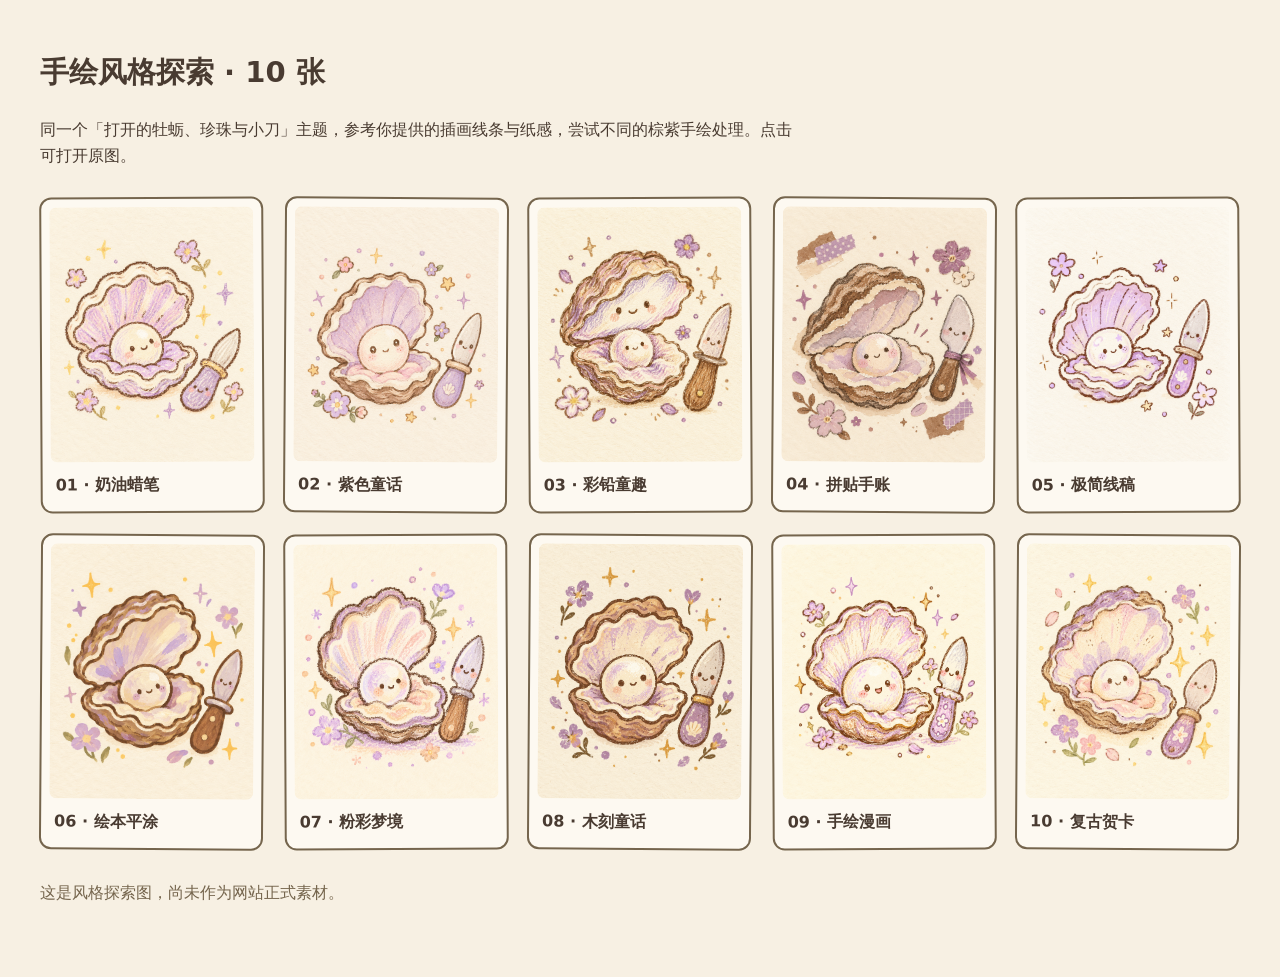
<file: birthday/style-gallery/index.html>
<!doctype html><html lang="zh-CN"><meta charset="utf-8"><meta name="viewport" content="width=device-width, initial-scale=1"><title>Nini 生日网站 · 10 张手绘风格方案</title><style>body{margin:0;background:#f7f0e3;color:#493b31;font:16px/1.65 system-ui,sans-serif}main{max-width:1200px;margin:auto;padding:30px 20px 70px}h1{font-size:29px}p{max-width:760px}.grid{display:grid;grid-template-columns:repeat(auto-fit,minmax(210px,1fr));gap:20px;margin-top:28px}.card{background:#fdf9f1;padding:8px;text-decoration:none;color:inherit;border:2px solid #75654d;border-radius:12px;transform:rotate(-.3deg)}.card:nth-child(even){transform:rotate(.4deg)}.card img{display:block;width:100%;aspect-ratio:4/5;object-fit:cover;border-radius:7px}.card strong{display:block;padding:10px 5px 5px}footer{margin-top:30px;color:#75654d}</style><main><h1>手绘风格探索 · 10 张</h1><p>同一个「打开的牡蛎、珍珠与小刀」主题，参考你提供的插画线条与纸感，尝试不同的棕紫手绘处理。点击可打开原图。</p><div class="grid"><a class="card" href="01-奶油蜡笔.png" target="_blank"><img src="01-奶油蜡笔.png" alt="01 奶油蜡笔"><strong>01 · 奶油蜡笔</strong></a><a class="card" href="02-紫色童话.png" target="_blank"><img src="02-紫色童话.png" alt="02 紫色童话"><strong>02 · 紫色童话</strong></a><a class="card" href="03-彩铅童趣.png" target="_blank"><img src="03-彩铅童趣.png" alt="03 彩铅童趣"><strong>03 · 彩铅童趣</strong></a><a class="card" href="04-拼贴手账.png" target="_blank"><img src="04-拼贴手账.png" alt="04 拼贴手账"><strong>04 · 拼贴手账</strong></a><a class="card" href="05-极简线稿.png" target="_blank"><img src="05-极简线稿.png" alt="05 极简线稿"><strong>05 · 极简线稿</strong></a><a class="card" href="06-绘本平涂.png" target="_blank"><img src="06-绘本平涂.png" alt="06 绘本平涂"><strong>06 · 绘本平涂</strong></a><a class="card" href="07-粉彩梦境.png" target="_blank"><img src="07-粉彩梦境.png" alt="07 粉彩梦境"><strong>07 · 粉彩梦境</strong></a><a class="card" href="08-木刻童话.png" target="_blank"><img src="08-木刻童话.png" alt="08 木刻童话"><strong>08 · 木刻童话</strong></a><a class="card" href="09-手绘漫画.png" target="_blank"><img src="09-手绘漫画.png" alt="09 手绘漫画"><strong>09 · 手绘漫画</strong></a><a class="card" href="10-复古贺卡.png" target="_blank"><img src="10-复古贺卡.png" alt="10 复古贺卡"><strong>10 · 复古贺卡</strong></a></div><footer>这是风格探索图，尚未作为网站正式素材。</footer></main></html>
</file>
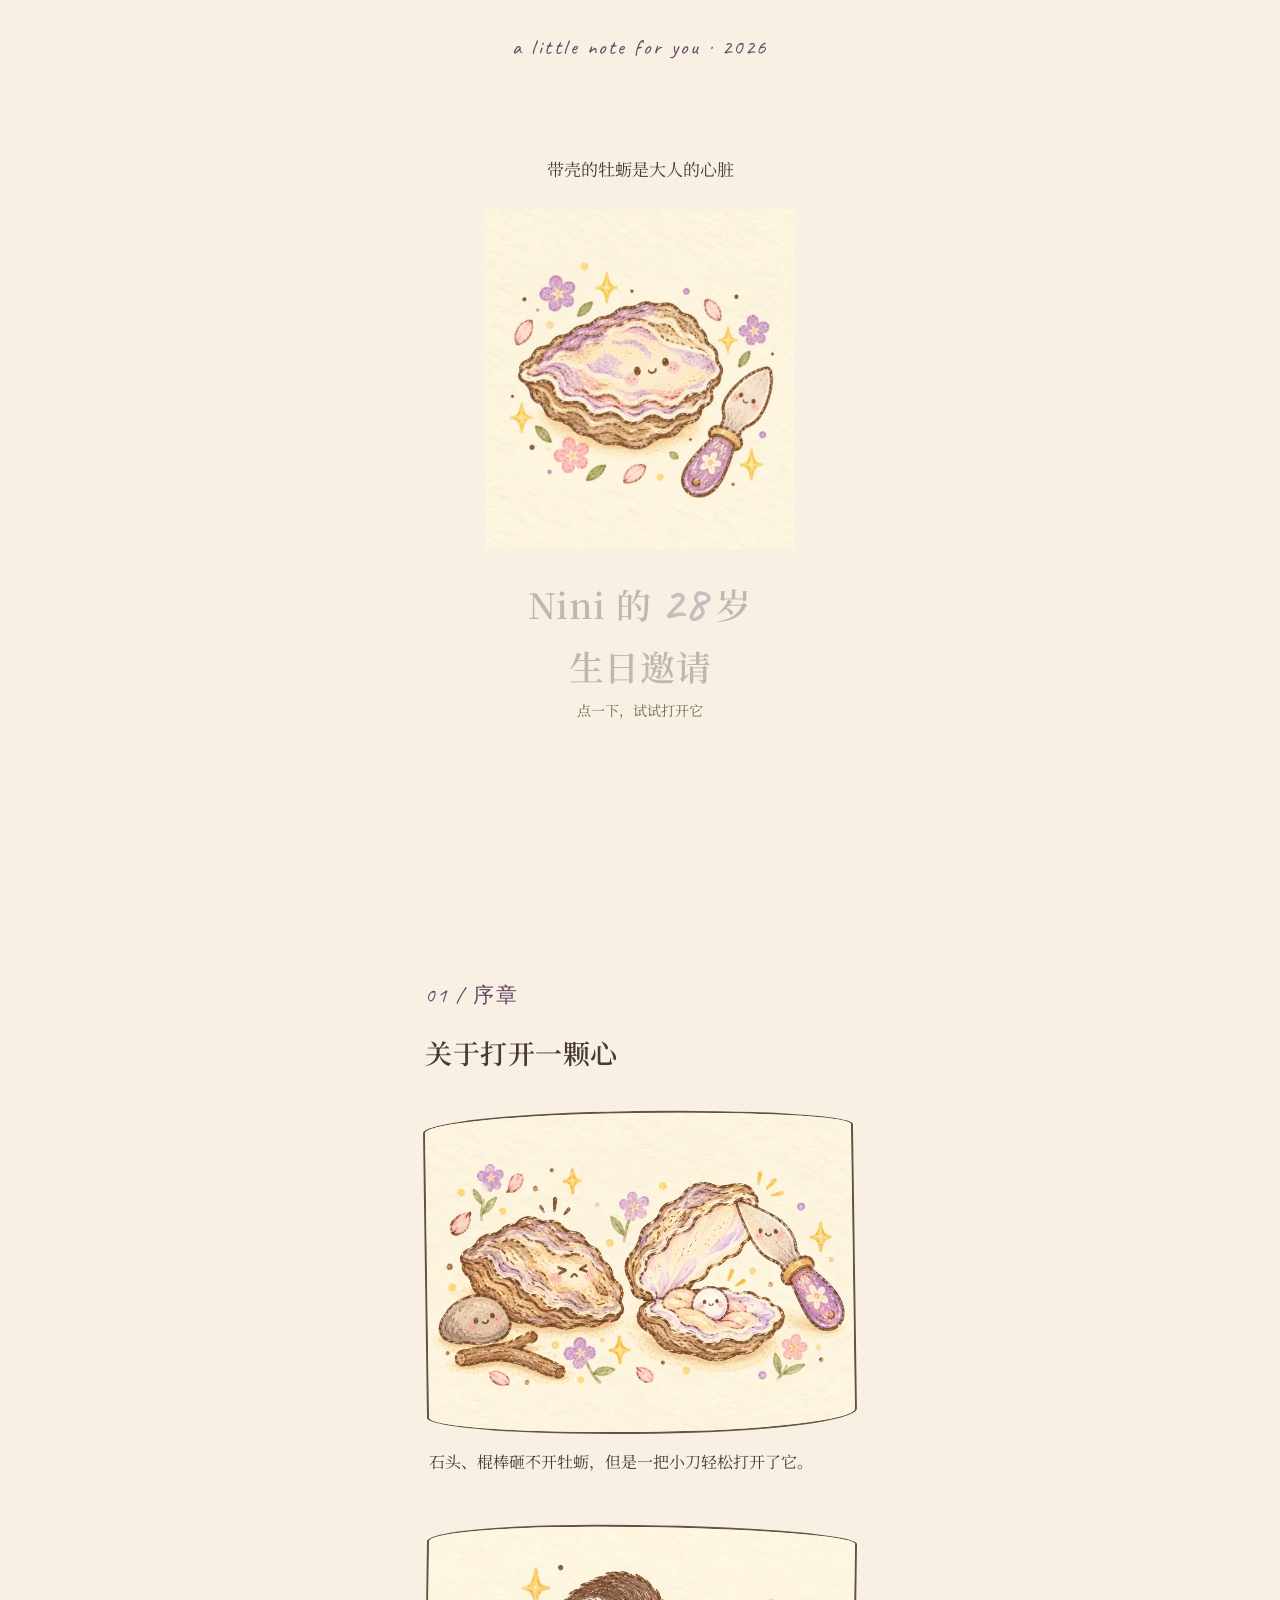
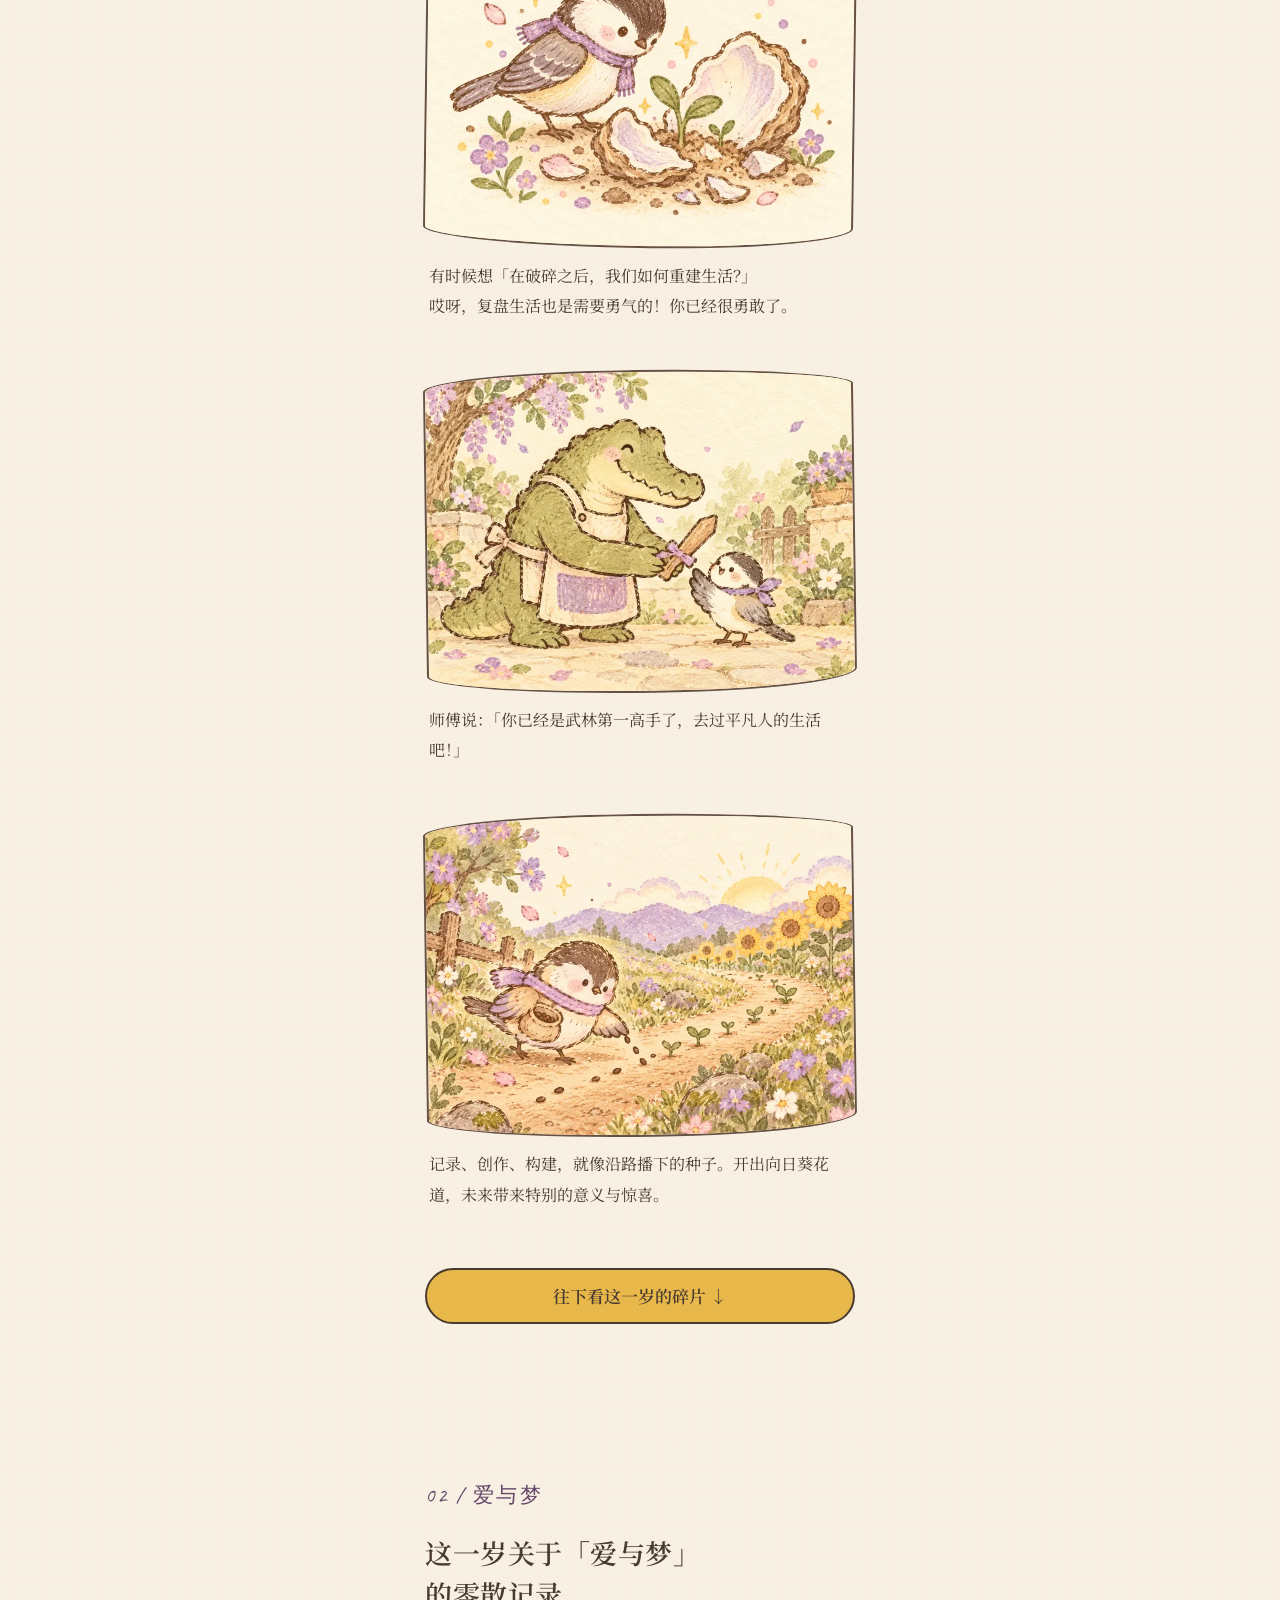
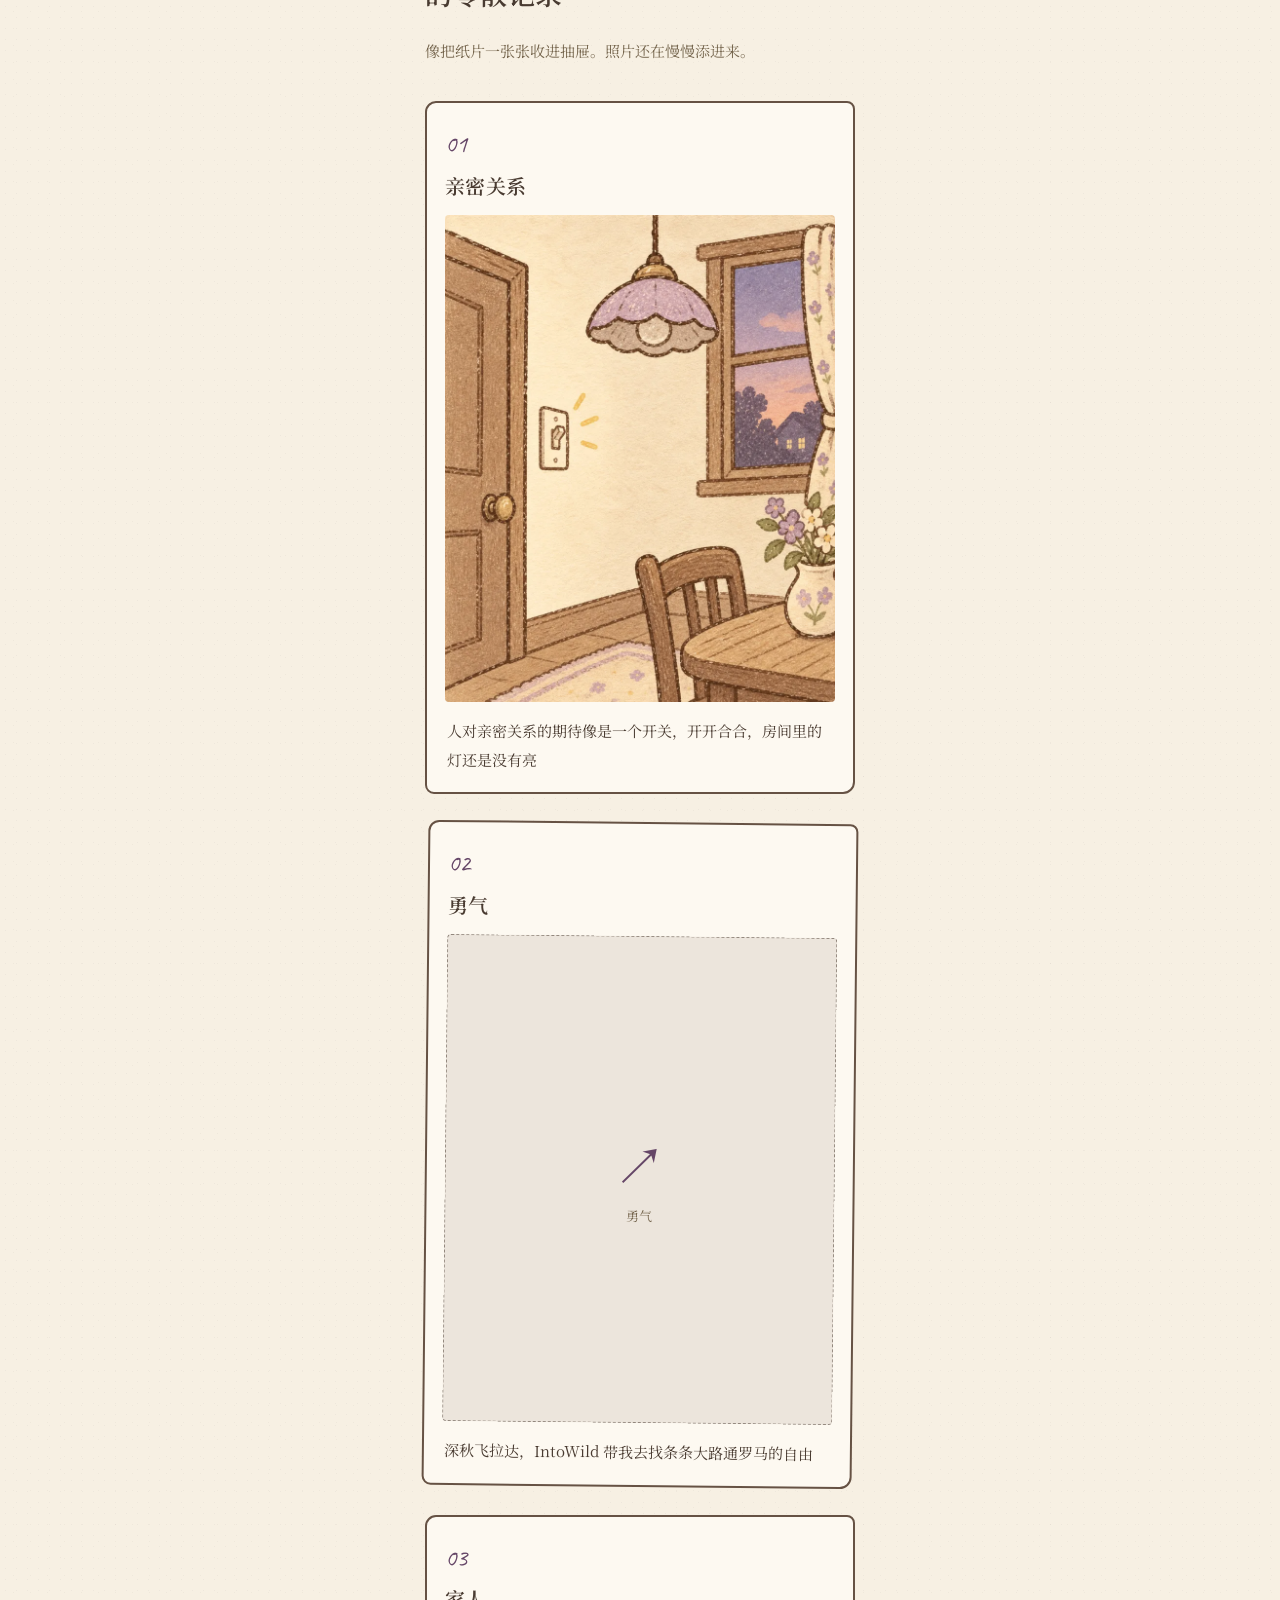
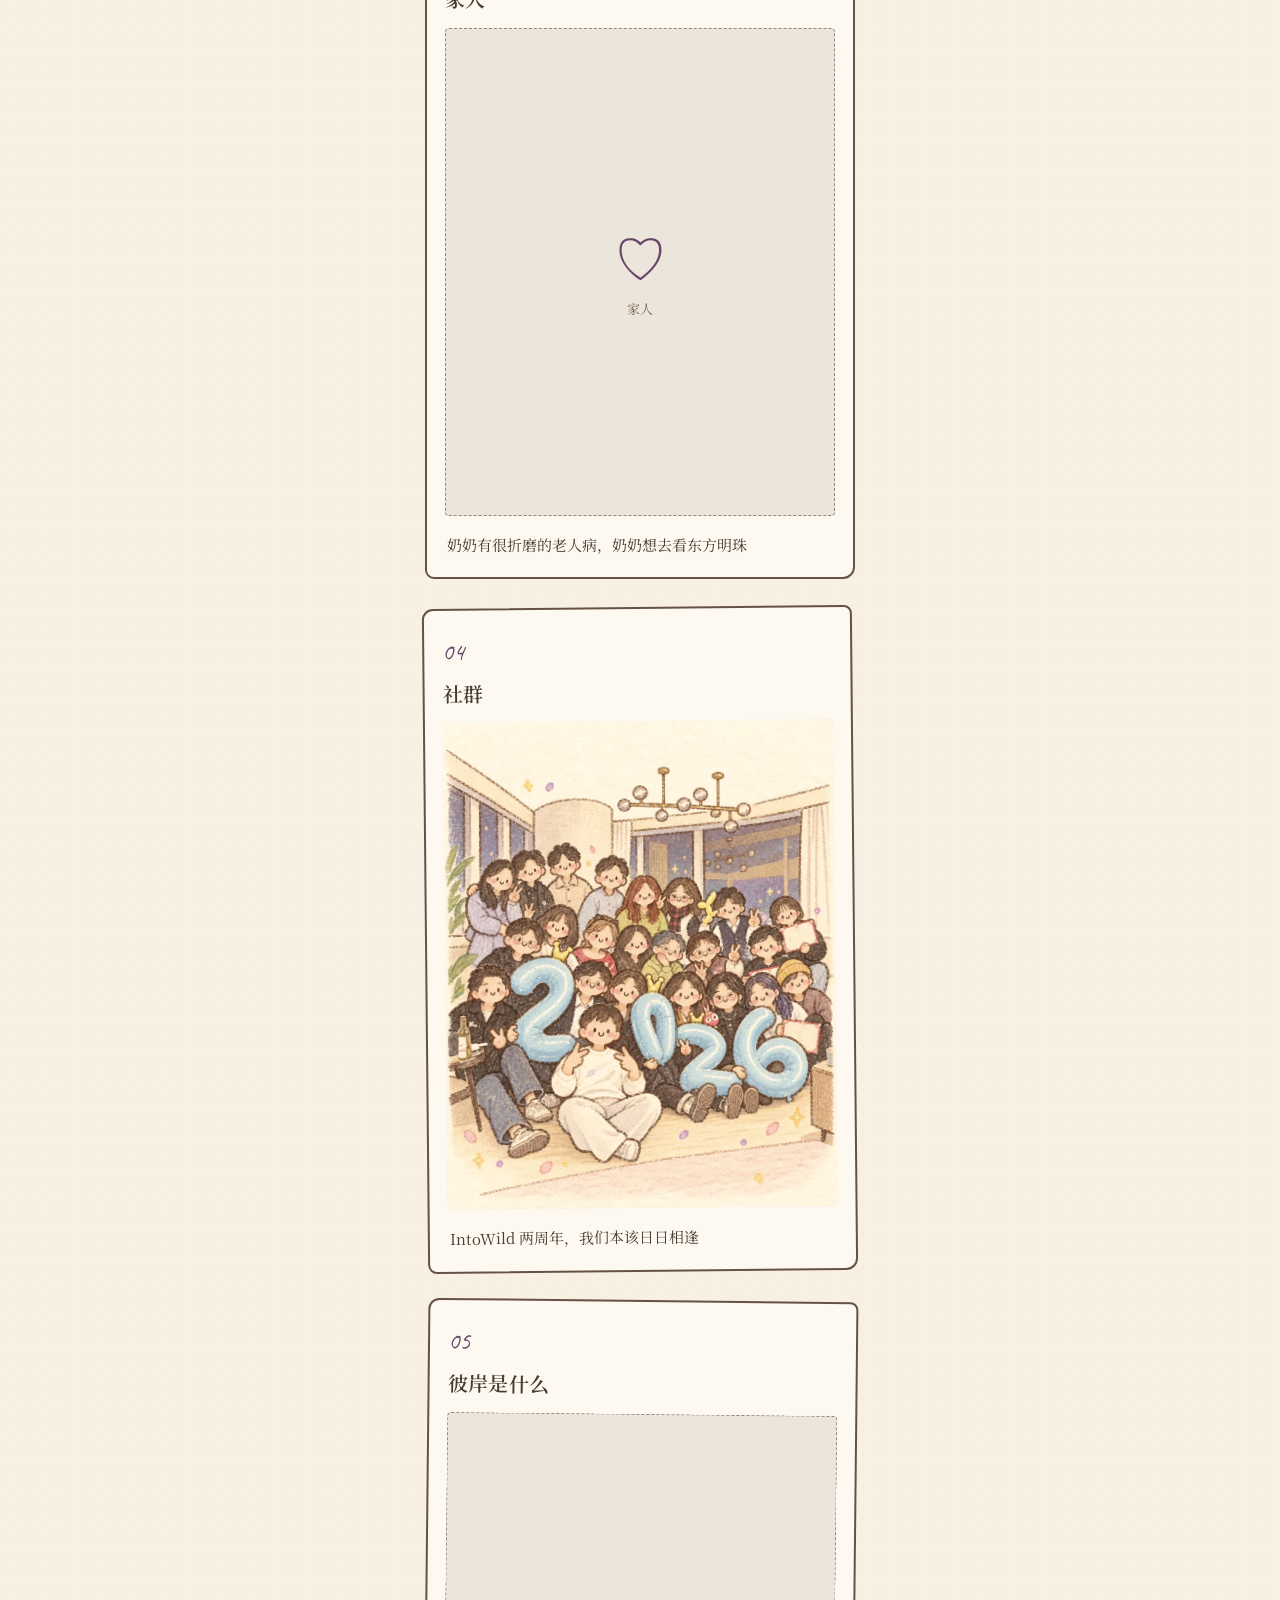
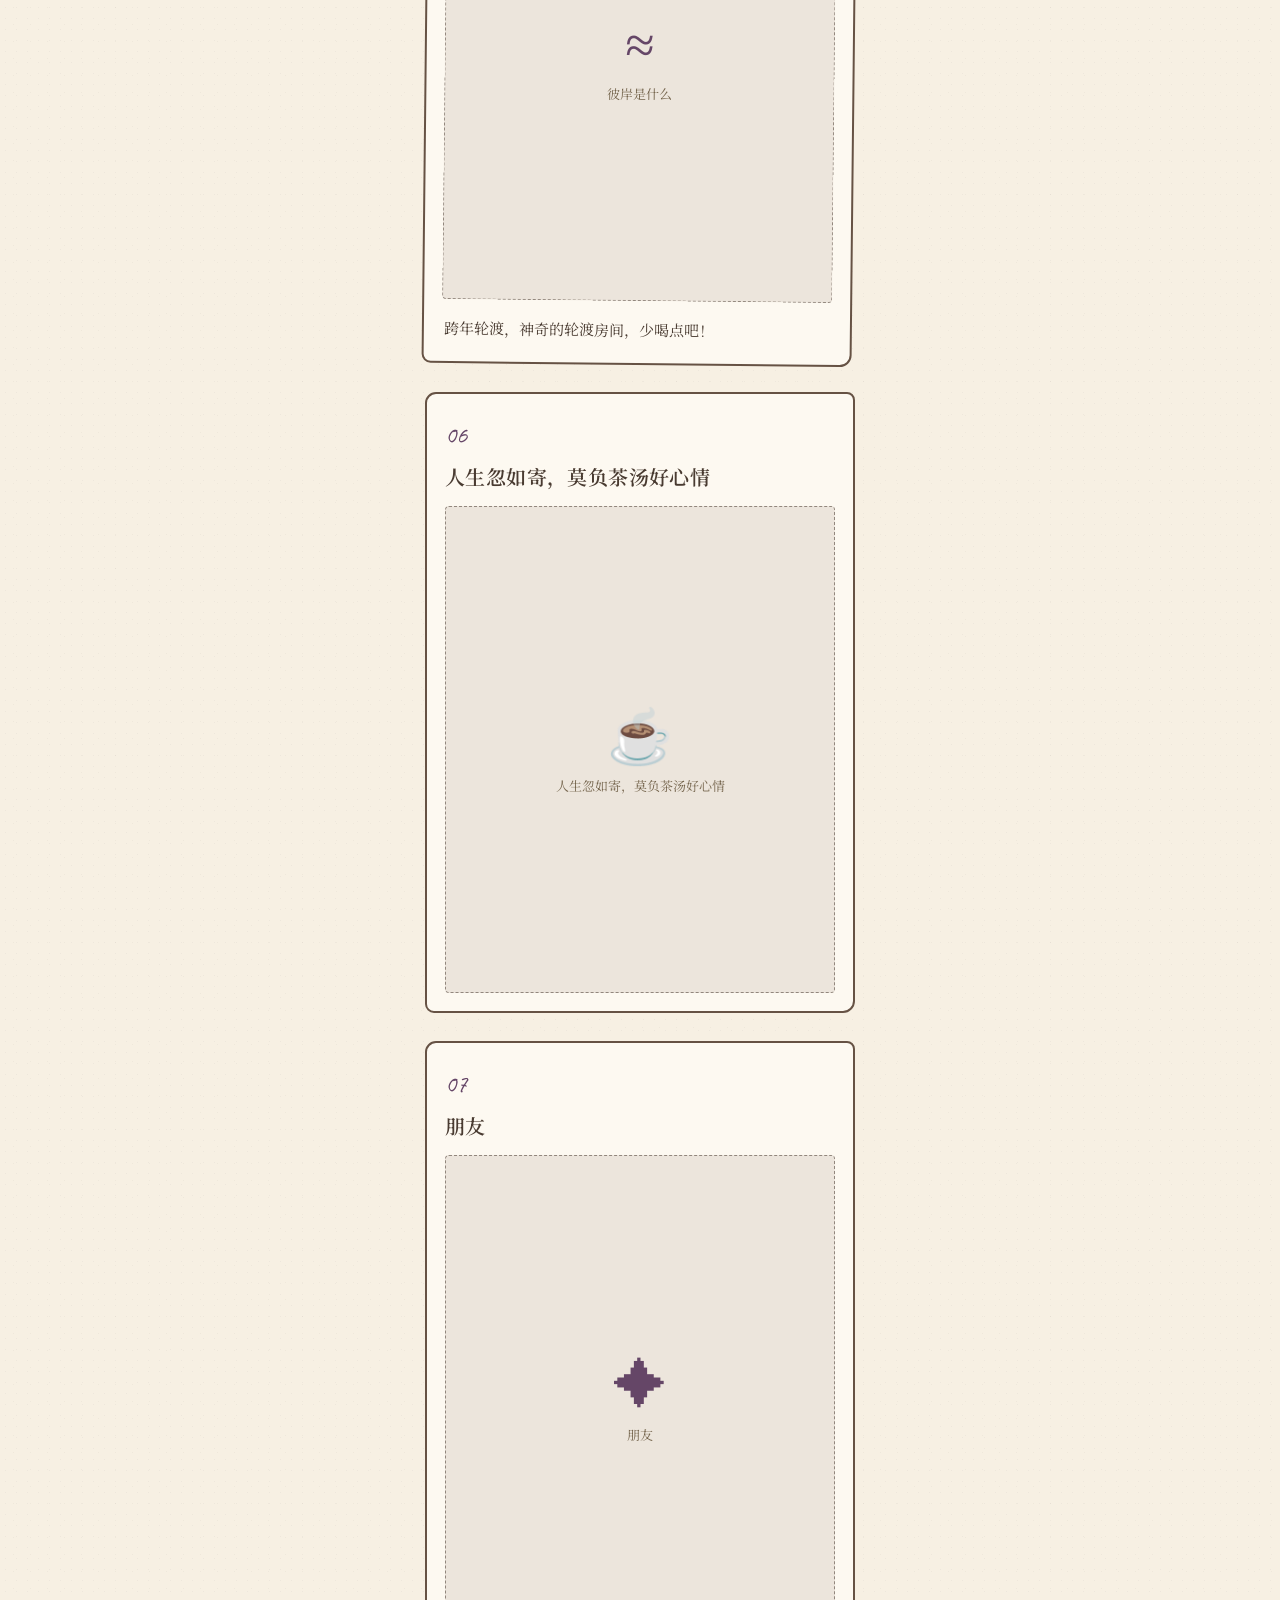
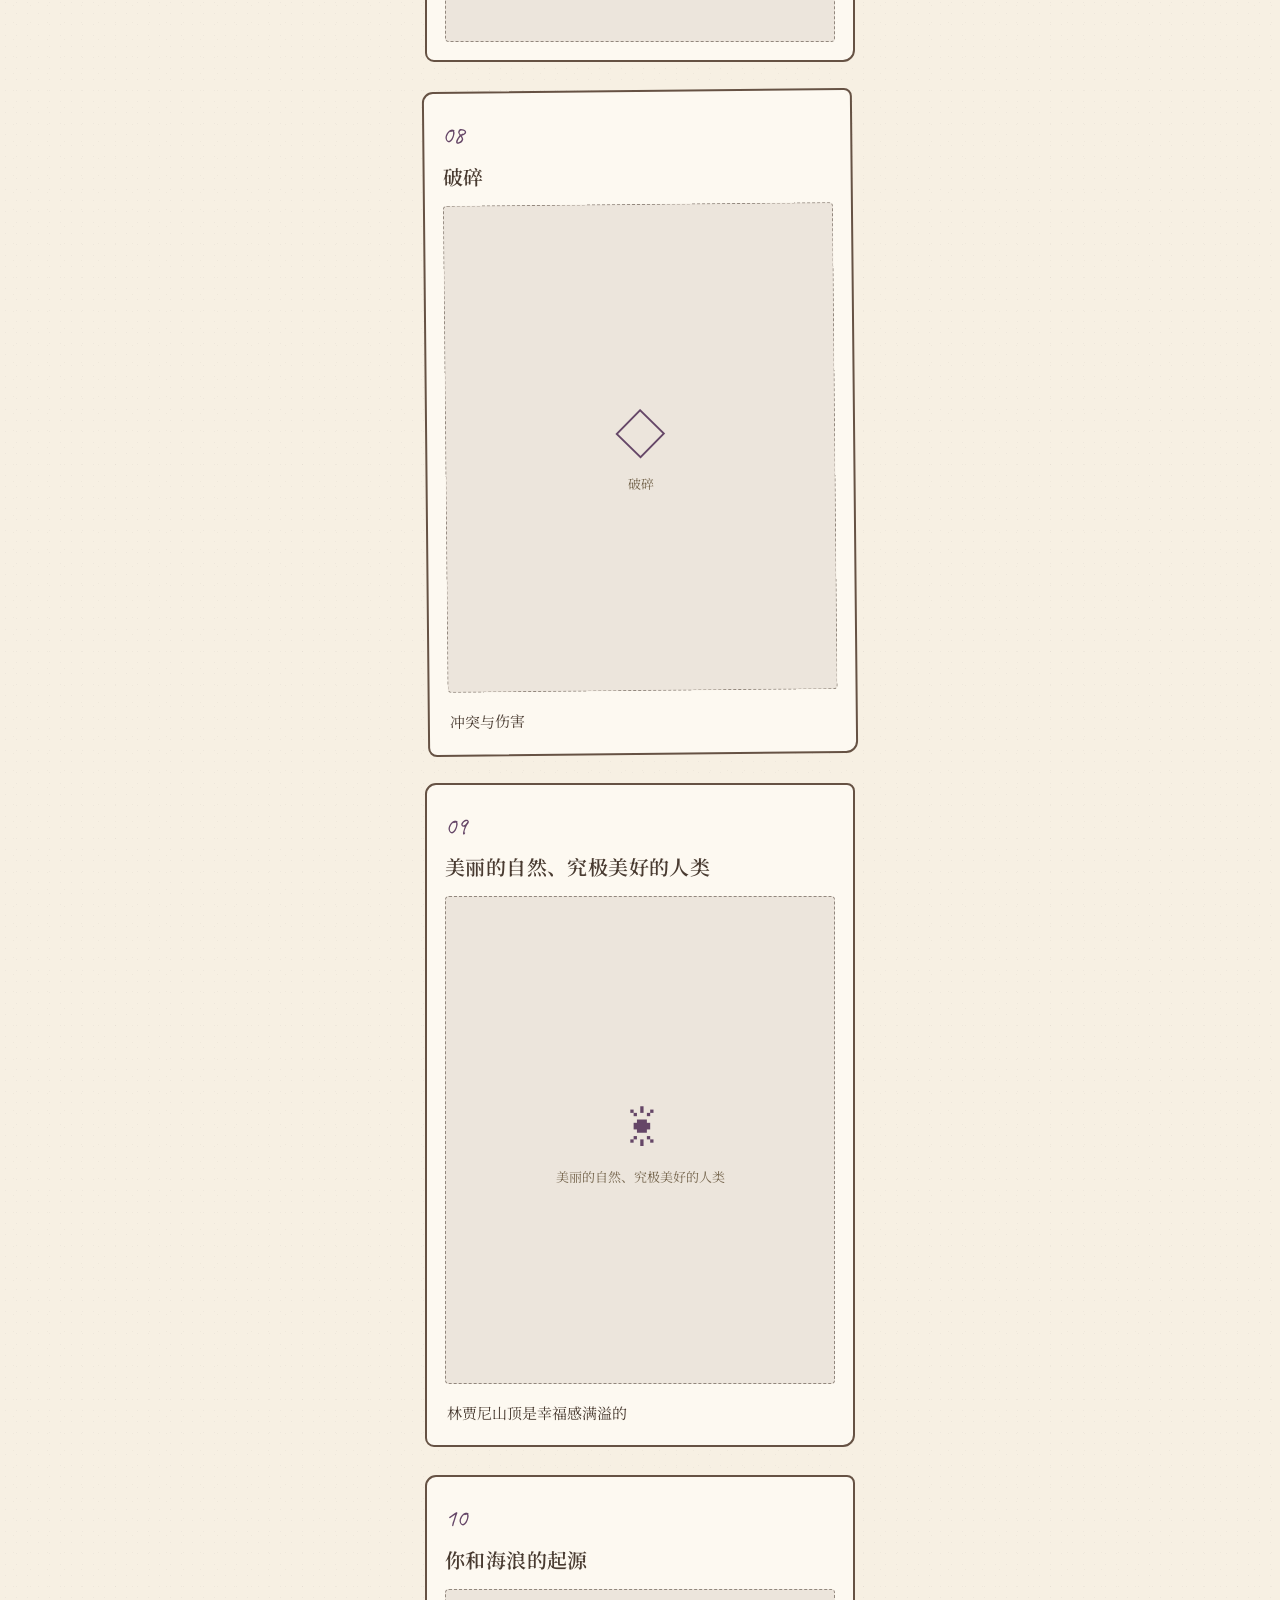
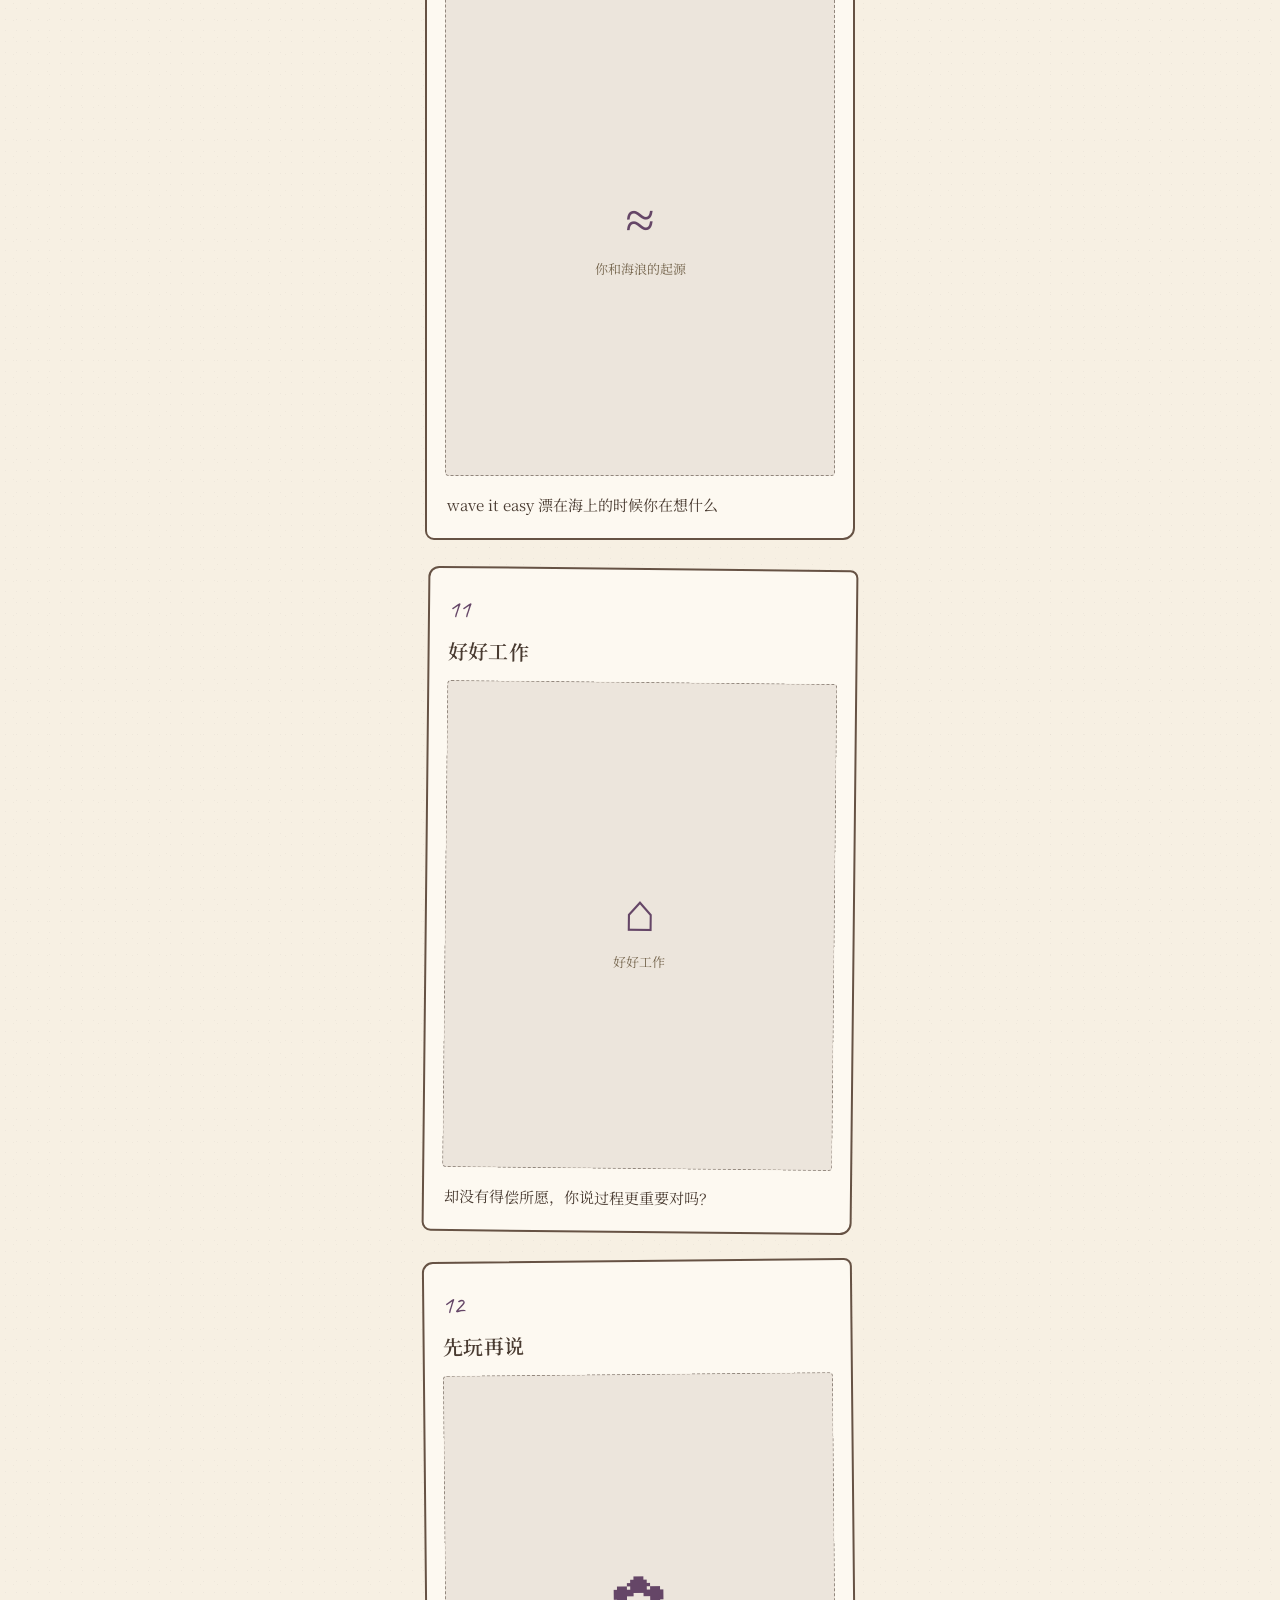
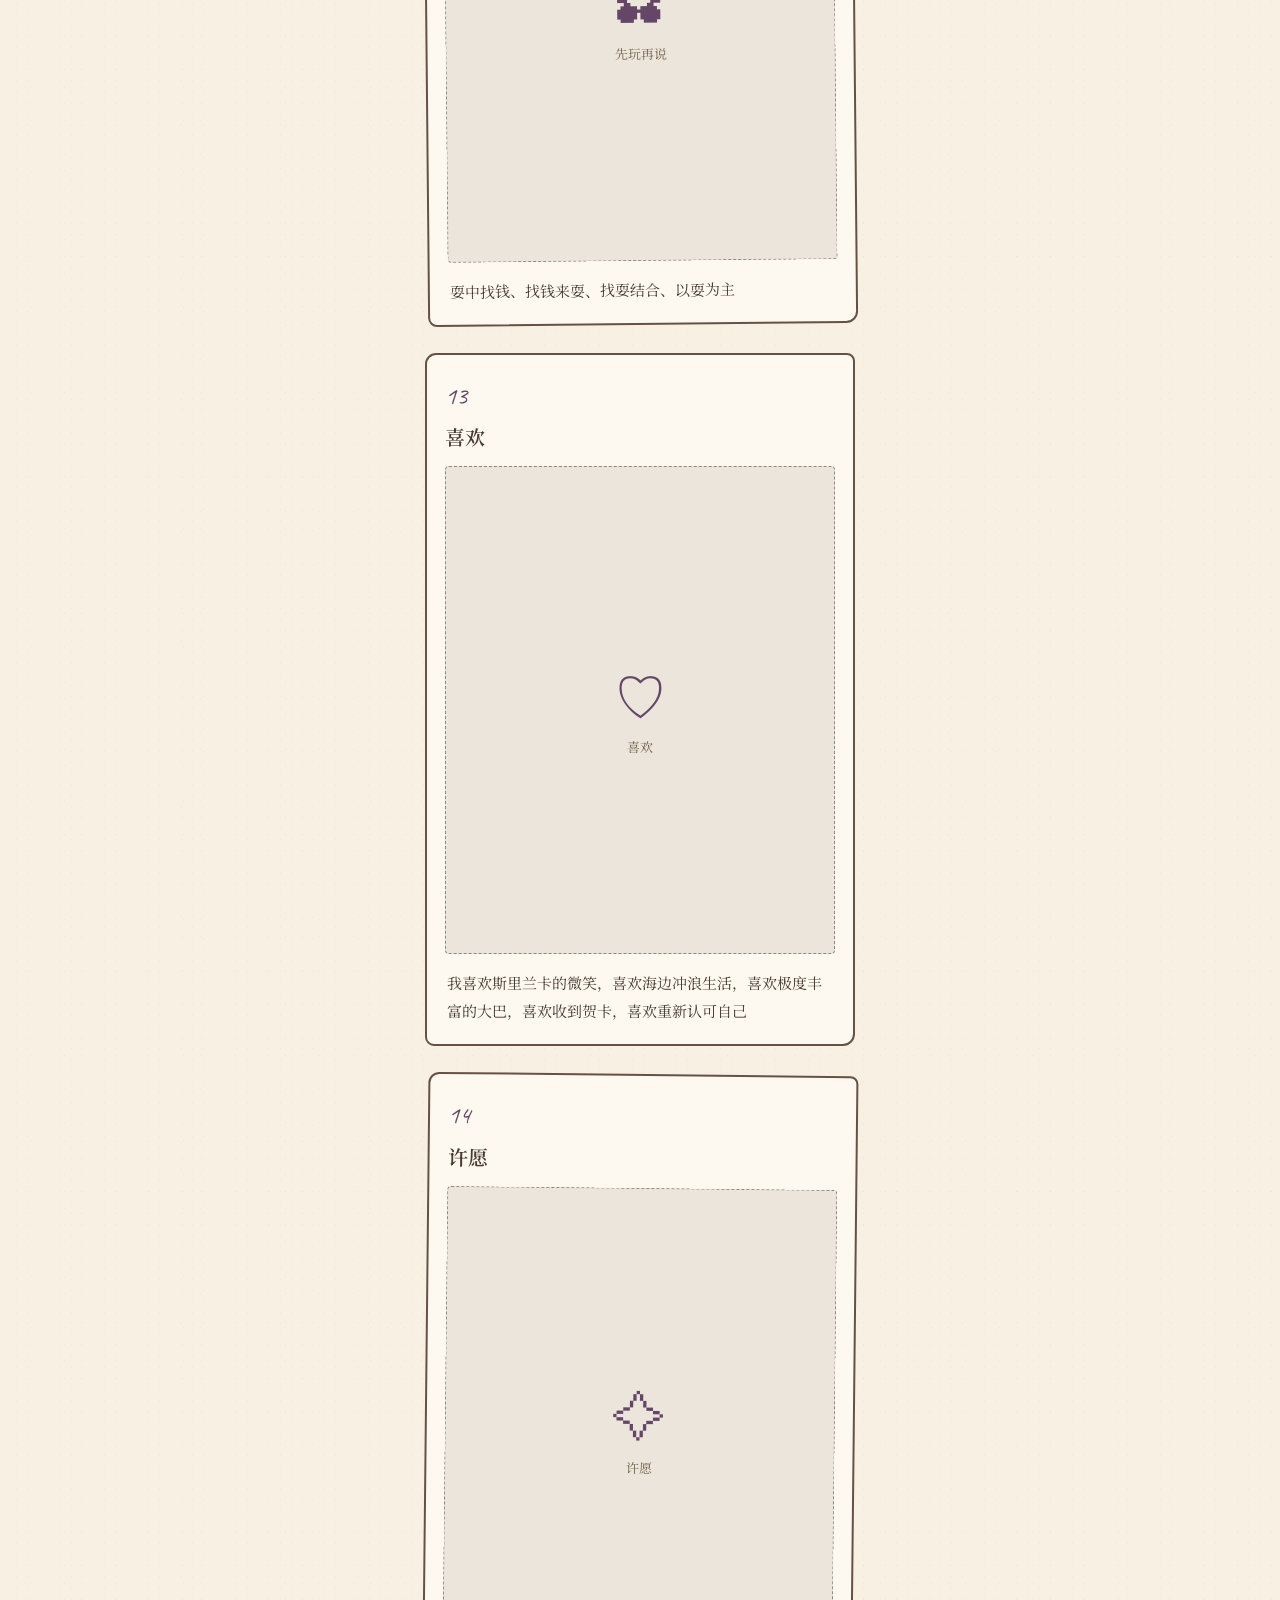
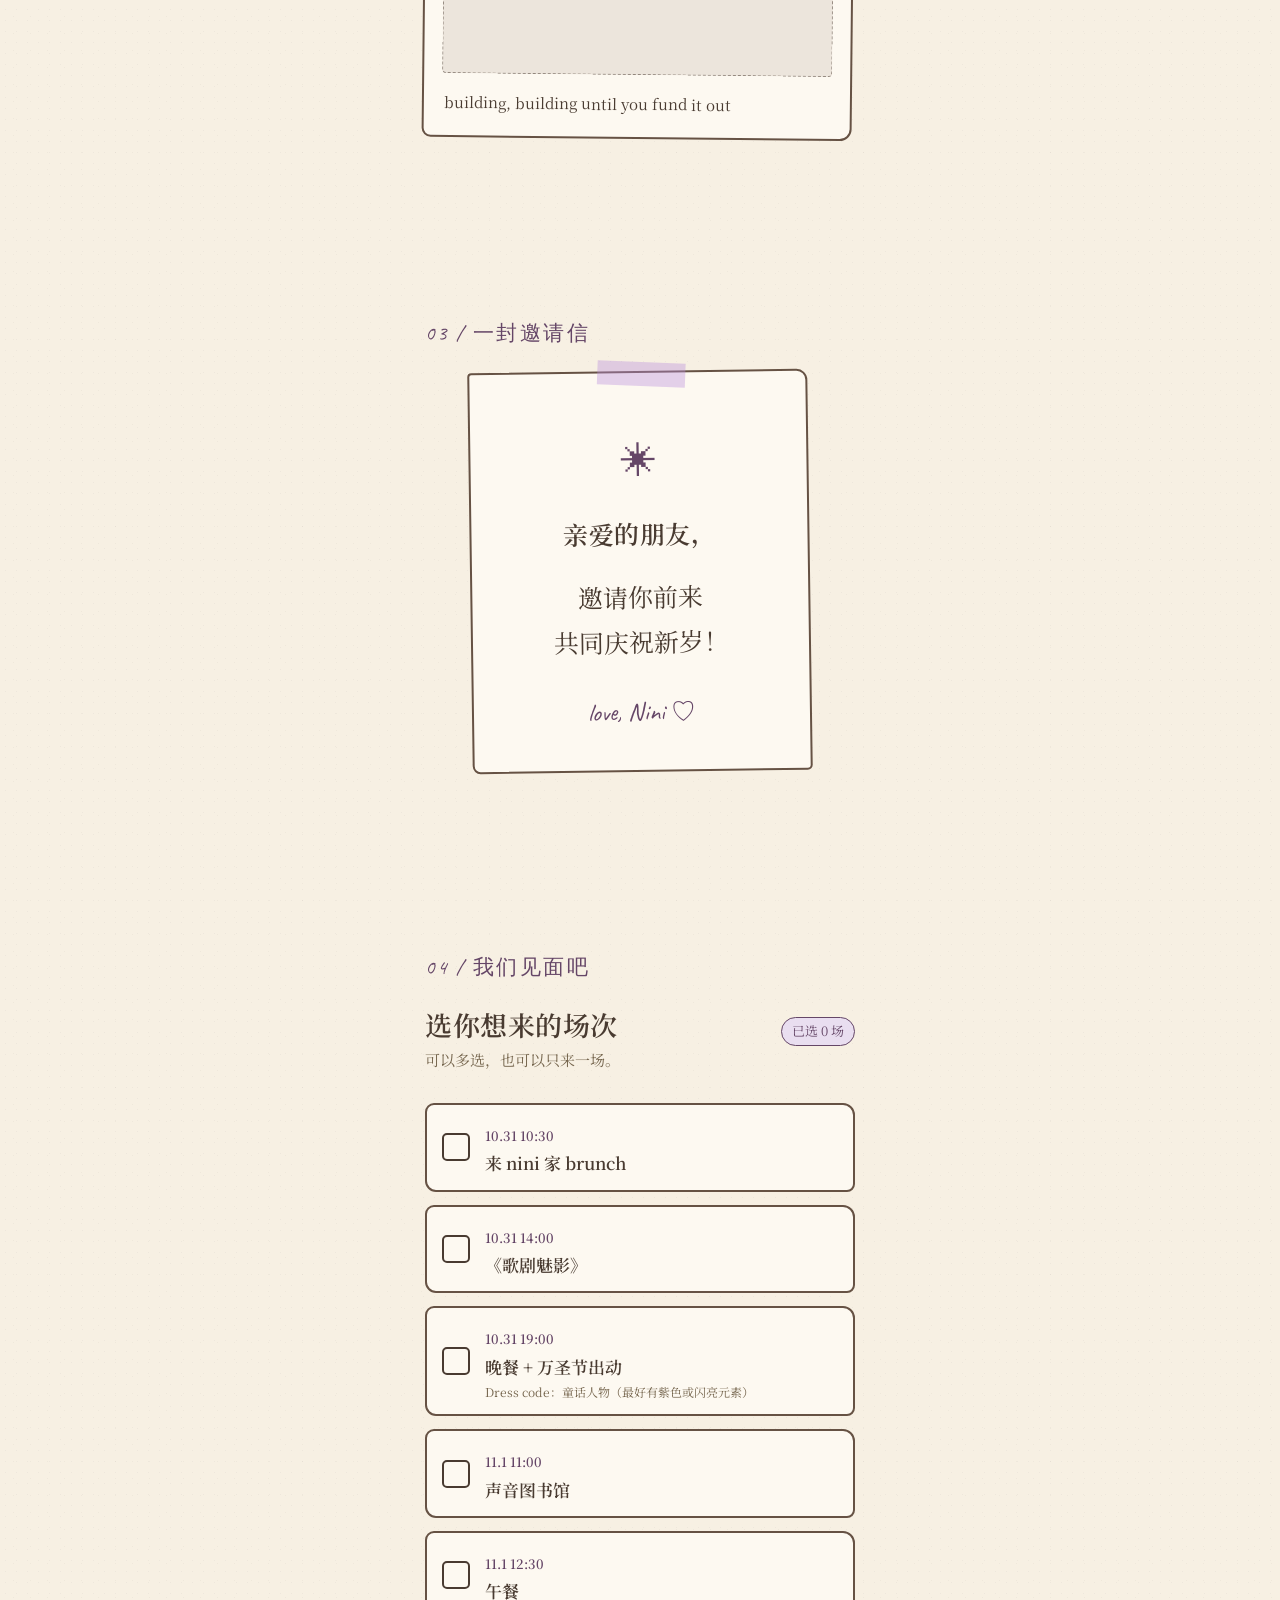
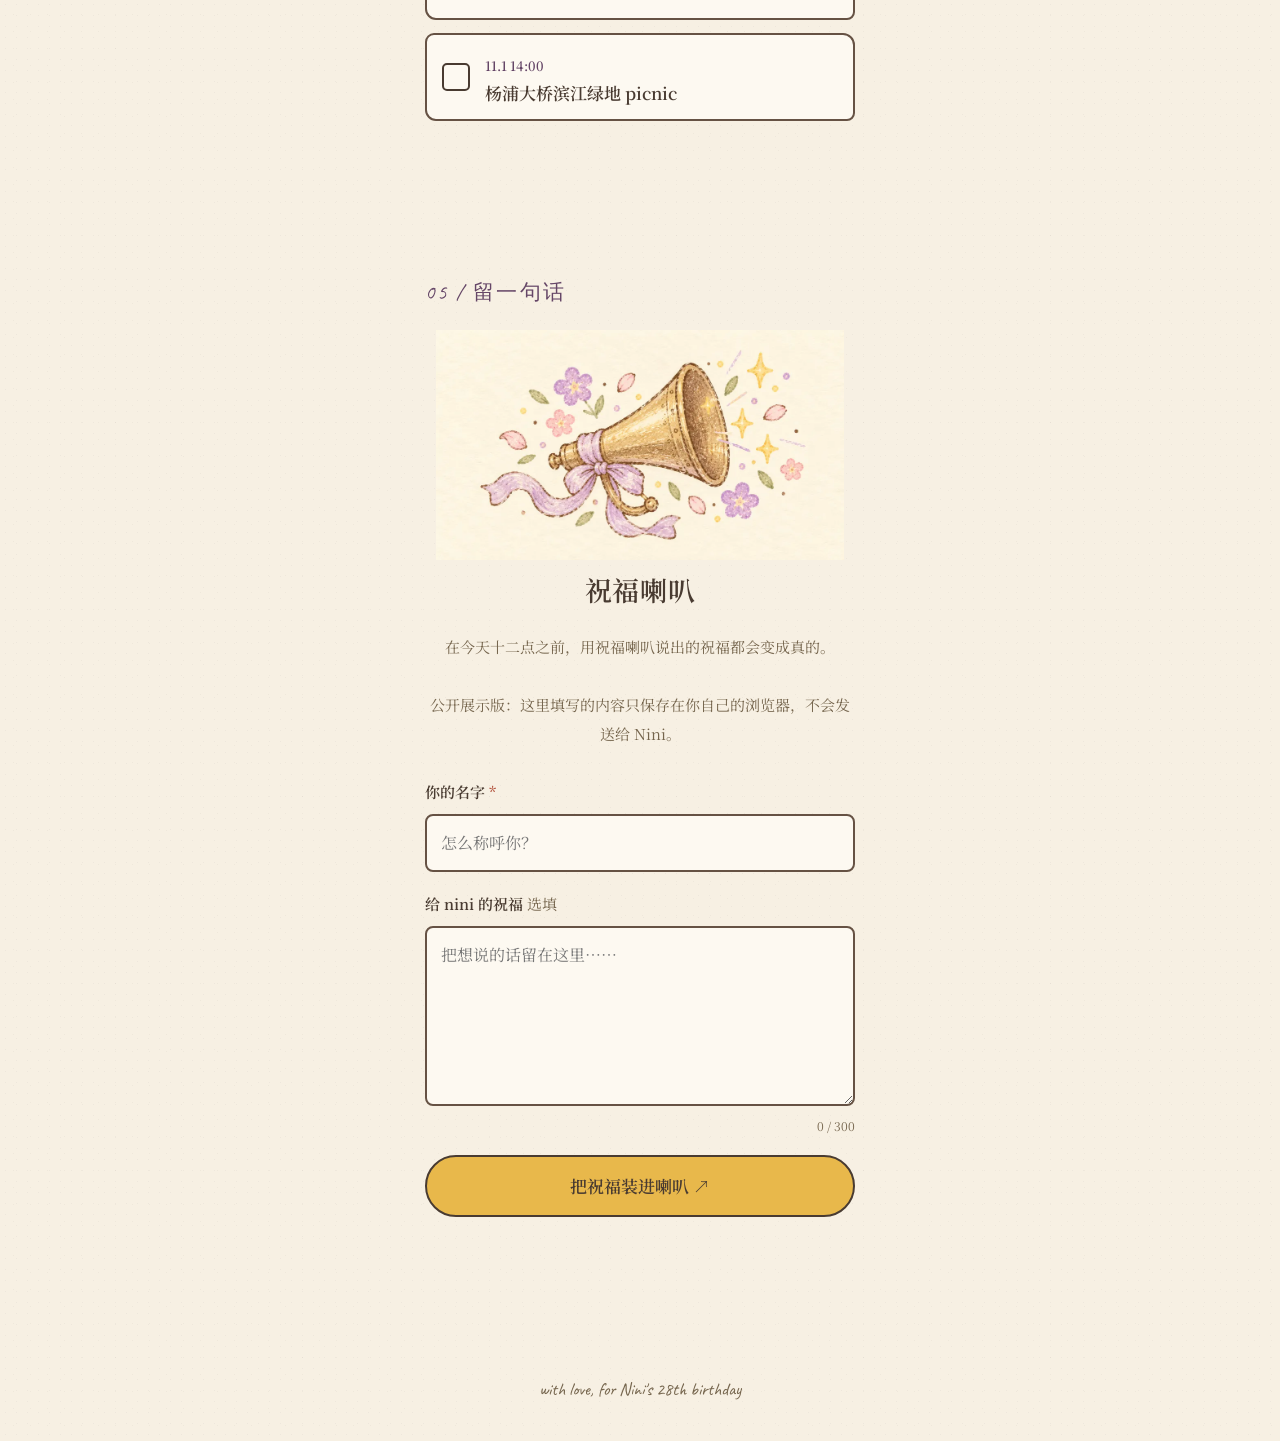
<file: birthday/vintage-card/index.html>
<!doctype html>
<html lang="zh-CN">
<head>
  <meta charset="utf-8" />
  <meta name="viewport" content="width=device-width,initial-scale=1" />
  <meta name="theme-color" content="#F7F0E3" />
  <meta name="description" content="Nini 的 28 岁生日邀请：这一岁关于爱与梦的记录，和下一次见面的约定。" />
  <title>Nini 的 28 岁生日邀请</title>
  <link rel="stylesheet" href="style.css" />
</head>
<body>
  <main class="site" id="top">
    <section class="cover screen" aria-labelledby="cover-title">
      <div class="eyebrow">a little note for you · 2026</div>
      <p class="cover-line">带壳的牡蛎是大人的心脏</p>
      <button class="oyster-stage" id="open-oyster" type="button" aria-label="打开牡蛎，进入 Nini 的生日邀请">
        <img class="cover-illustration cover-closed" src="assets/cover-closed.webp" alt="" />
        <img class="cover-illustration cover-open" src="assets/cover-open.webp" alt="" />
      </button>
      <h1 id="cover-title">Nini 的 <em>28</em> 岁<br />生日邀请</h1>
      <p class="hint" id="cover-hint">点一下，试试打开它</p>
    </section>

    <section class="prologue screen" id="prologue" aria-labelledby="prologue-title">
      <p class="section-kicker">01 / 序章</p>
      <h2 id="prologue-title">关于打开一颗心</h2>
      <div class="comic-stack">
        <article class="comic"><div class="comic-art"><img src="assets/comic-01.webp" alt="石头和棍棒旁，一把小刀打开牡蛎" loading="lazy" /></div><p>石头、棍棒砸不开牡蛎，但是一把小刀轻松打开了它。</p></article>
        <article class="comic"><div class="comic-art"><img src="assets/comic-02.webp" alt="山雀站在碎壳旁，望着新生的嫩芽" loading="lazy" /></div><p>有时候想「在破碎之后，我们如何重建生活？」<br />哎呀，复盘生活也是需要勇气的！你已经很勇敢了。</p></article>
        <article class="comic"><div class="comic-art"><img src="assets/comic-03.webp" alt="鳄鱼师傅递给山雀一把木剑" loading="lazy" /></div><p>师傅说：「你已经是武林第一高手了，去过平凡人的生活吧！」</p></article>
        <article class="comic"><div class="comic-art"><img src="assets/comic-04.webp" alt="山雀沿路播种，远处开出向日葵" loading="lazy" /></div><p>记录、创作、构建，就像沿路播下的种子。开出向日葵花道，未来带来特别的意义与惊喜。</p></article>
      </div>
      <a class="text-link" href="#fragments">往下看这一岁的碎片 ↓</a>
    </section>

    <section class="fragments screen" id="fragments" aria-labelledby="fragments-title">
      <p class="section-kicker">02 / 爱与梦</p>
      <h2 id="fragments-title">这一岁关于「爱与梦」<br />的零散记录</h2>
      <p class="section-note">像把纸片一张张收进抽屉。照片还在慢慢添进来。</p>
      <div id="fragment-list" class="fragment-list"></div>
    </section>

    <section class="invitation screen" id="invitation" aria-labelledby="invite-title">
      <p class="section-kicker">03 / 一封邀请信</p>
      <div class="letter">
        <span class="letter-star" aria-hidden="true">✳</span>
        <h2 id="invite-title">亲爱的朋友，</h2>
        <p>邀请你前来<br />共同庆祝新岁！</p>
        <div class="letter-sign">love, Nini ♡</div>
      </div>
    </section>

    <section class="schedule screen" id="schedule" aria-labelledby="schedule-title">
      <p class="section-kicker">04 / 我们见面吧</p>
      <div class="schedule-head"><h2 id="schedule-title">选你想来的场次</h2><span id="selected-count" class="count" aria-live="polite">已选 0 场</span></div>
      <p class="section-note">可以多选，也可以只来一场。</p>
      <div id="event-list" class="event-list"></div>
    </section>

    <section class="wishes screen" id="wishes" aria-labelledby="wishes-title">
      <p class="section-kicker">05 / 留一句话</p>
      <div class="megaphone"><img src="assets/megaphone.webp" alt="手绘祝福喇叭和星星" loading="lazy" /></div>
      <h2 id="wishes-title">祝福喇叭</h2>
      <p class="section-note">在今天十二点之前，用祝福喇叭说出的祝福都会变成真的。</p>
      <p class="section-note">公开展示版：这里填写的内容只保存在你自己的浏览器，不会发送给 Nini。</p>
      <form id="wish-form" novalidate>
        <label for="guest-name">你的名字 <span class="required">*</span></label>
        <input id="guest-name" name="name" maxlength="20" required autocomplete="name" placeholder="怎么称呼你？" />
        <label for="guest-wish">给 nini 的祝福 <span class="optional">选填</span></label>
        <textarea id="guest-wish" name="wish" maxlength="300" rows="5" placeholder="把想说的话留在这里……"></textarea>
        <div class="char-count"><span id="wish-count">0</span> / 300</div>
        <button class="submit-button" type="submit">把祝福装进喇叭 <span aria-hidden="true">↗</span></button>
        <p id="form-status" class="form-status" role="status" aria-live="polite"></p>
      </form>
      <div id="success" class="success" hidden>
        <div class="stars" aria-hidden="true">✦　✳　✦</div>
        <div class="tit"><img src="assets/tit.webp" alt="抱着向日葵的山雀" loading="lazy" /></div>
        <h3>已保存在你的浏览器里</h3><p>请截图或见面时亲口告诉 Nini ♡</p>
        <p id="success-events"></p>
        <button id="reset-form" type="button" class="text-button">再留一条祝福</button>
      </div>
    </section>
    <footer>with love, for Nini's 28th birthday </footer>
  </main>
  <script src="script.js"></script>
</body>
</html>
</file>
<file: birthday/vintage-card/style.css>
@import url('https://fonts.googleapis.com/css2?family=Caveat:wght@500;600&family=Noto+Serif+SC:wght@400;500;600&display=swap');
:root{--paper:#f7f0e3;--card:#fdf9f1;--ink:#493b31;--muted:#75654d;--purple:#b98bd9;--deep-purple:#654667;--yellow:#e8b84b;--error:#b4553f;--line:#665244;--shadow:rgba(73,59,49,.08)}
*{box-sizing:border-box}html{scroll-behavior:smooth}body{margin:0;color:var(--ink);font-family:"Noto Serif SC","Songti SC",serif;font-size:17px;line-height:1.9;background:var(--paper);background-image:radial-gradient(rgba(101,70,103,.055) .7px,transparent .7px),radial-gradient(rgba(73,59,49,.045) .6px,transparent .6px);background-size:11px 11px,17px 17px;background-position:0 0,5px 7px}.site{max-width:480px;margin:auto;overflow:hidden}.screen{padding:76px 25px}.screen:not(.cover){min-height:70svh}h1,h2,h3,p{margin-top:0}h1,h2,h3{font-weight:600;line-height:1.5;letter-spacing:.02em}h2{font-size:27px}button,input,textarea{font:inherit}button{cursor:pointer}a{color:inherit}.eyebrow,.section-kicker{font-family:Caveat,cursive;letter-spacing:.12em;color:var(--deep-purple);font-size:21px}.section-kicker{margin-bottom:17px}.section-note{color:var(--muted);font-size:15px}.cover{height:100svh;min-height:650px;display:flex;flex-direction:column;align-items:center;justify-content:center;text-align:center;position:relative;padding-top:30px;padding-bottom:40px}.cover .eyebrow{position:absolute;top:28px}.cover-line{font-size:17px;margin-bottom:24px}.cover h1{font-size:35px;margin:18px 0 4px;transition:opacity .4s;opacity:.3}.cover h1 em{font-family:Caveat,cursive;color:var(--deep-purple);font-size:1.4em;font-weight:600;font-style:normal}.cover.open h1{opacity:1}.hint{font-size:14px;color:var(--muted)}.oyster-stage{position:relative;width:270px;height:285px;border:0;background:none;margin:0 auto;display:block}.oyster-stage:focus-visible,.text-link:focus-visible,.text-button:focus-visible{outline:3px solid var(--purple);outline-offset:4px}.shell{position:absolute;left:20px;width:230px;height:120px;border:3px solid var(--line);background:#ecd9b7;box-shadow:inset 0 0 0 8px rgba(255,255,255,.25);transition:transform .65s cubic-bezier(.19,.9,.3,1)}.shell-top{top:65px;border-radius:48% 55% 30% 42%;transform:rotate(-4deg);z-index:2;background:repeating-radial-gradient(ellipse at 40% 100%,rgba(102,82,68,.19) 0 2px,transparent 3px 15px),#e8d2ad}.shell-bottom{top:139px;border-radius:25% 30% 55% 55%;transform:rotate(3deg);background:#f4dbc2}.cover.open .shell-top{transform:translateY(-42px) rotate(-24deg)}.pearl{position:absolute;left:100px;top:130px;width:70px;height:70px;border-radius:50%;border:2px solid rgba(101,70,103,.4);background:#fff7eb;box-shadow:inset -8px -9px 0 #efcfe1;z-index:1;transform:scale(.55);transition:transform .5s .55s}.cover.open .pearl{transform:translateY(-24px) scale(1)}.knife{position:absolute;left:0;top:130px;font-size:46px;color:var(--deep-purple);z-index:3;transform:rotate(-20deg);transition:transform .4s}.cover.open .knife{transform:translate(32px,-20px) rotate(20deg)}.comic-stack{display:grid;gap:48px;margin:38px 0 58px}.comic{margin:0}.comic-art{aspect-ratio:4/3;border:2px solid var(--line);border-radius:48% 51% 47% 53%/6% 5% 7% 6%;display:flex;align-items:center;justify-content:space-evenly;background:#f2e8d7;color:var(--deep-purple);font-size:64px;transform:rotate(-.8deg)}.comic:nth-child(2) .comic-art{background:#ede3ef;transform:rotate(.8deg)}.comic:nth-child(3) .comic-art{background:#e4e8d8}.comic:nth-child(4) .comic-art{background:#f4e7bd}.comic p{margin:13px 4px 0;font-size:16px}.text-link{display:block;text-align:center;text-decoration:none;background:var(--yellow);border:2px solid var(--ink);border-radius:50px;padding:10px 12px;font-weight:600}.fragment-list{display:grid;gap:28px;margin-top:36px}.fragment{background:var(--card);border:2px solid var(--line);border-radius:11px 8px 12px 9px;padding:18px;transform:rotate(var(--tilt,0deg))}.fragment:nth-child(3n+2){--tilt:.6deg}.fragment:nth-child(4n){--tilt:-.55deg}.fragment-number{font-family:Caveat,cursive;font-size:25px;color:var(--deep-purple)}.fragment h3{font-size:20px;margin:2px 0 14px}.fragment-visual{min-height:205px;aspect-ratio:4/5;background:#ece5dc;border:1.5px dashed rgba(73,59,49,.55);border-radius:4px;display:flex;align-items:center;justify-content:center;flex-direction:column;text-align:center;color:var(--muted);font-size:13px;overflow:hidden}.fragment-visual img{width:100%;height:100%;object-fit:cover;display:block;filter:saturate(.85) sepia(.06)}.fragment-visual .sketch{font-size:53px;color:var(--deep-purple);font-family:serif;line-height:1.4}.fragment-visual .sketch-caption{padding:0 18px}.fragment p{font-size:15px;margin:15px 2px 0}.invitation{display:flex;flex-direction:column;justify-content:center;padding-top:100px;padding-bottom:100px}.letter{width:min(340px,100%);align-self:center;background:var(--card);border:2px solid var(--line);border-radius:4px 11px 5px 8px;padding:52px 27px 34px;text-align:center;position:relative;transform:rotate(-.8deg)}.letter:before{content:"";position:absolute;top:-11px;left:38%;width:88px;height:24px;background:rgba(185,139,217,.38);transform:rotate(3deg)}.letter-star{font-size:36px;color:var(--deep-purple)}.letter h2{font-size:25px;margin-top:22px}.letter p{font-size:25px;line-height:1.8}.letter-sign{font-family:Caveat,cursive;color:var(--deep-purple);font-size:25px}.schedule-head{display:flex;align-items:flex-end;justify-content:space-between;gap:12px}.schedule-head h2{margin-bottom:0}.count{white-space:nowrap;background:#e9def0;border:1.5px solid var(--deep-purple);border-radius:50px;padding:1px 10px;color:var(--deep-purple);font-size:13px}.event-list{display:grid;gap:13px;margin-top:29px}.event{position:relative;display:flex;align-items:center;gap:15px;min-height:84px;width:100%;background:var(--card);border:2px solid var(--line);border-radius:9px 12px 8px 11px;padding:13px 15px;text-align:left;color:var(--ink);transition:background .18s,transform .18s}.event:hover{transform:translateY(-2px)}.event:focus-visible,.submit-button:focus-visible{outline:3px solid var(--purple);outline-offset:3px}.event.selected{background:#f0e5f0;border-color:var(--deep-purple)}.event-check{flex:none;width:28px;height:28px;border:2px solid var(--ink);border-radius:5px;display:grid;place-items:center;font-family:Caveat,cursive;font-size:27px;line-height:1;color:var(--deep-purple)}.event.selected .event-check:after{content:"✓"}.event-copy{display:block;min-width:0}.event-time{font-size:13px;color:var(--deep-purple);font-weight:600}.event-title{display:block;font-size:17px;font-weight:600;line-height:1.55}.event-note{display:block;font-size:12px;color:var(--muted);line-height:1.6;margin-top:2px}.megaphone{height:130px;display:flex;align-items:center;justify-content:center;gap:16px;color:var(--deep-purple);font-size:31px}.megaphone .horn{font-size:110px;display:block;line-height:1;transform:rotate(-8deg);color:var(--yellow);-webkit-text-stroke:2px var(--ink)}.wishes h2{text-align:center}.wishes>.section-note{text-align:center;margin-bottom:30px}form label{display:block;font-size:15px;font-weight:600;margin:18px 0 7px}.required{color:var(--error)}.optional{color:var(--muted);font-weight:400}input,textarea{width:100%;border:2px solid var(--line);border-radius:8px;background:var(--card);padding:12px 14px;color:var(--ink);font-size:16px;outline:none}textarea{resize:vertical;min-height:130px}input:focus,textarea:focus{border-color:var(--deep-purple);box-shadow:0 0 0 3px #dfcde7}input[aria-invalid=true]{border-color:var(--error)}.char-count{text-align:right;color:var(--muted);font-size:12px}.submit-button{width:100%;border:2px solid var(--ink);background:var(--yellow);border-radius:50px;padding:13px 18px;margin-top:17px;color:var(--ink);font-weight:600}.form-status{min-height:26px;margin:9px 0;color:var(--error);font-size:14px}.success{text-align:center;background:var(--card);border:2px solid var(--deep-purple);border-radius:14px;padding:30px 22px;margin-top:20px}.success[hidden]{display:none}.success h3{font-size:21px}.success p{font-size:14px;color:var(--muted)}.stars{color:var(--deep-purple);font-size:34px;animation:floatstars 1s ease-out both}.tit{font-size:64px}.text-button{border:0;background:none;text-decoration:underline;color:var(--deep-purple);padding:8px;font-size:14px}@keyframes floatstars{from{opacity:0;transform:translateY(20px) scale(.7)}to{opacity:1;transform:translateY(0) scale(1)}}footer{text-align:center;font-family:Caveat,cursive;color:var(--muted);font-size:18px;padding:35px 15px}footer a{text-decoration:none;margin-left:10px}.admin{padding:30px 25px 80px}.admin h1{font-size:28px}.admin-section{margin:30px 0}.admin-card{border:2px solid var(--line);border-radius:8px;background:var(--card);padding:14px 16px;margin:10px 0}.admin-card h3{font-size:16px;margin:0}.admin-card p{font-size:14px;margin:5px 0}.admin-actions{display:flex;gap:10px;align-items:center;flex-wrap:wrap}.small-button{border:2px solid var(--ink);border-radius:50px;background:var(--yellow);padding:8px 18px;color:var(--ink)}.admin input{margin:10px 0}.empty{color:var(--muted);font-size:14px}@media(max-width:380px){h2{font-size:24px}.schedule-head{align-items:flex-start}.count{margin-top:5px}.event-title{font-size:16px}}@media(prefers-reduced-motion:reduce){html{scroll-behavior:auto}*,*:before,*:after{animation-duration:.01ms!important;transition-duration:.01ms!important}}

/* Illustrated assets share the same cream paper and cocoa outline palette. */
.oyster-stage{width:min(310px,100%);height:340px;overflow:hidden}
.cover-illustration{position:absolute;inset:0;width:100%;height:100%;object-fit:cover;transition:opacity .45s ease,transform .7s ease}
.cover-closed{opacity:1}
.cover-open{opacity:0;transform:scale(.93)}
.cover.open .cover-closed{opacity:0;transform:translateY(8px) scale(.96)}
.cover.open .cover-open{opacity:1;transform:scale(1)}
.comic-art{overflow:hidden;background:var(--paper)}
.comic-art img{display:block;width:100%;height:100%;object-fit:cover}
.fragment-visual:has(img){background:var(--paper);border:0}
.megaphone{height:auto;max-width:100%;margin:0 auto 10px}
.megaphone img{display:block;width:100%;height:auto;max-height:230px;object-fit:contain}
.tit img{display:block;width:150px;height:150px;object-fit:cover;border-radius:50%;margin:0 auto}
</file>
